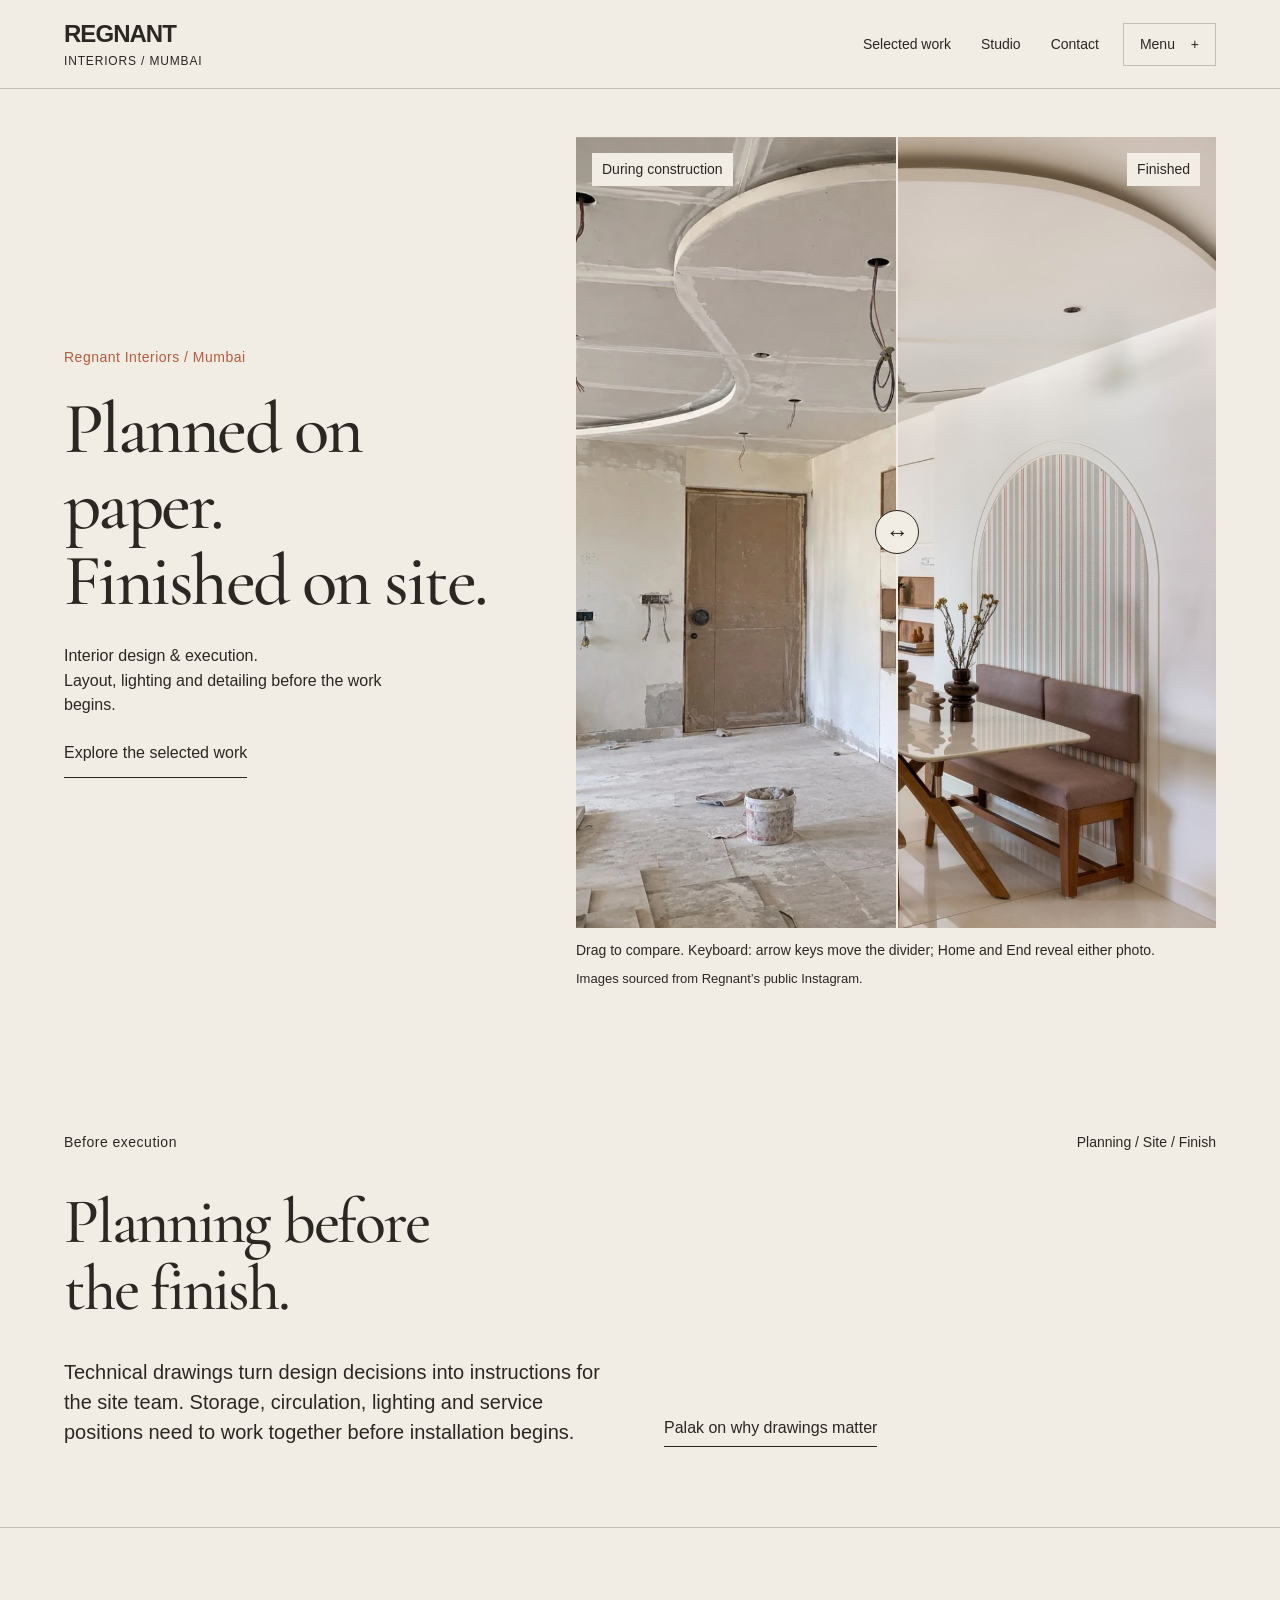
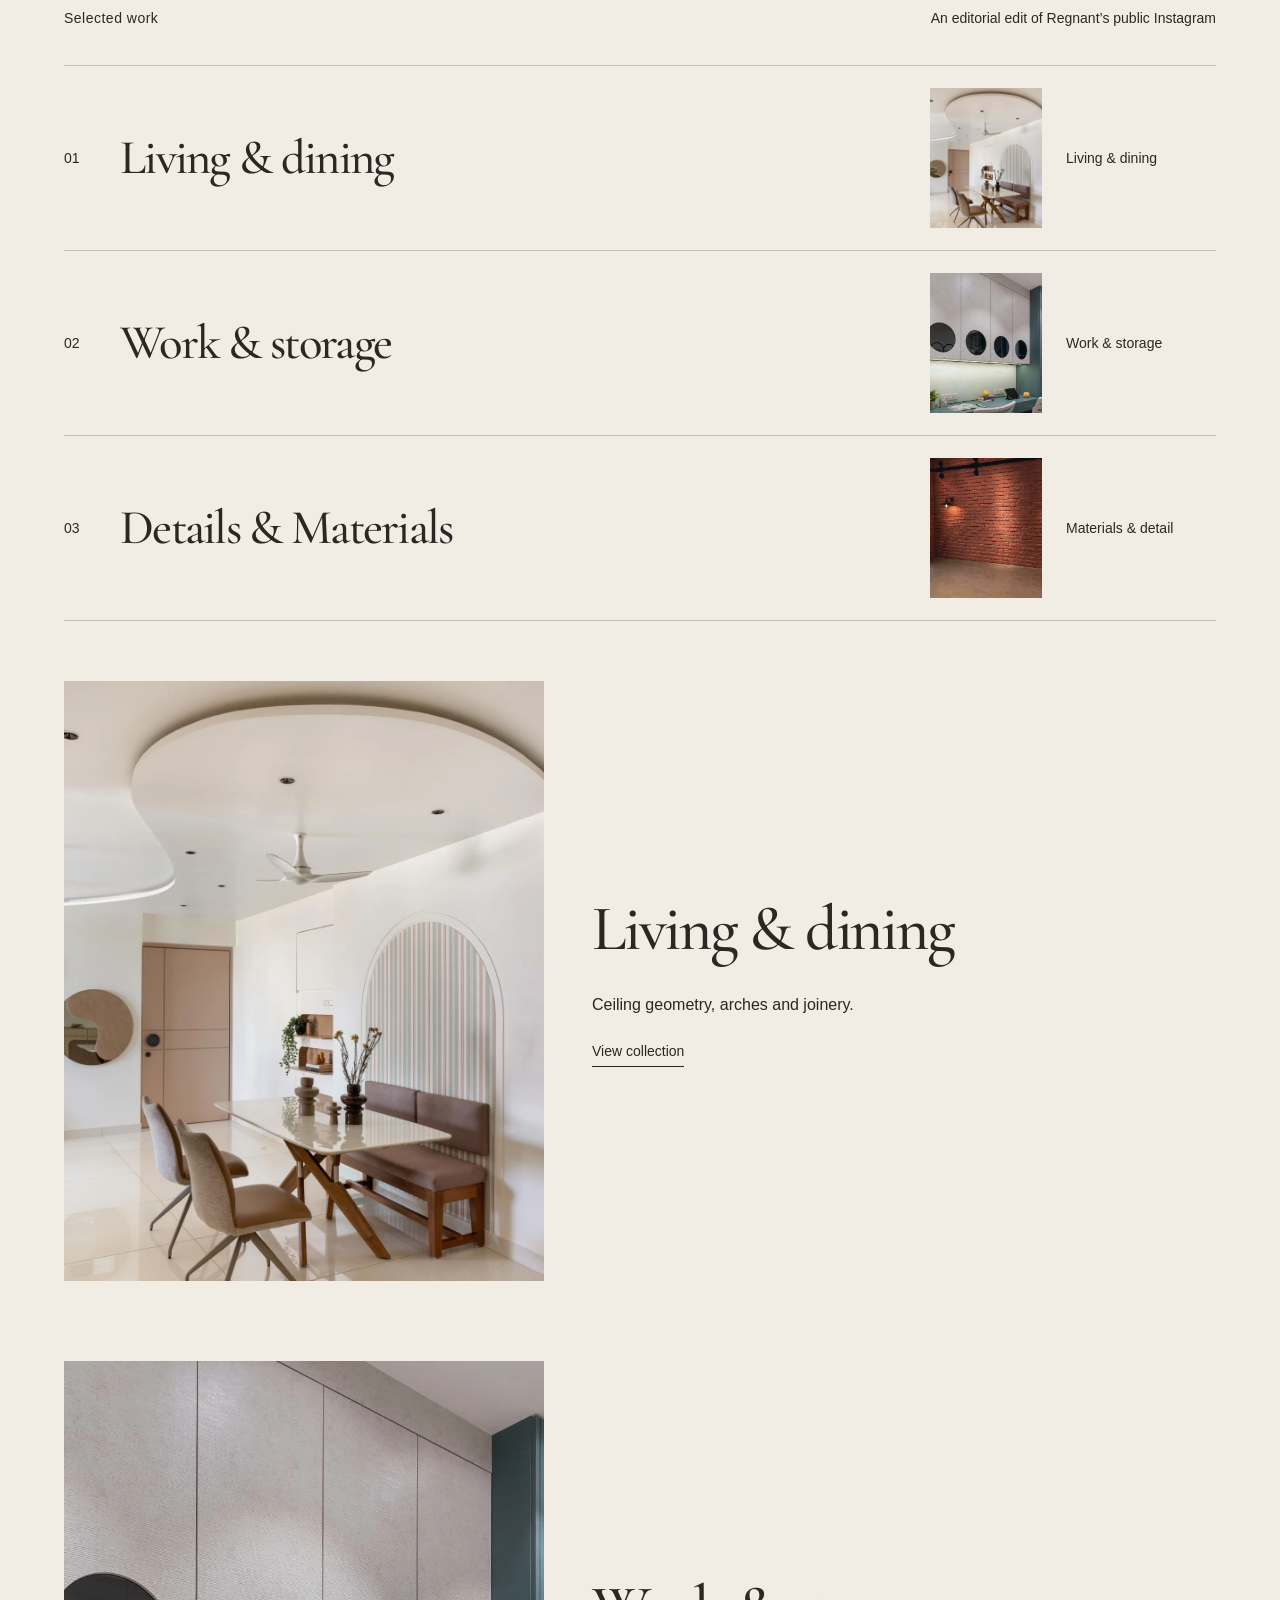
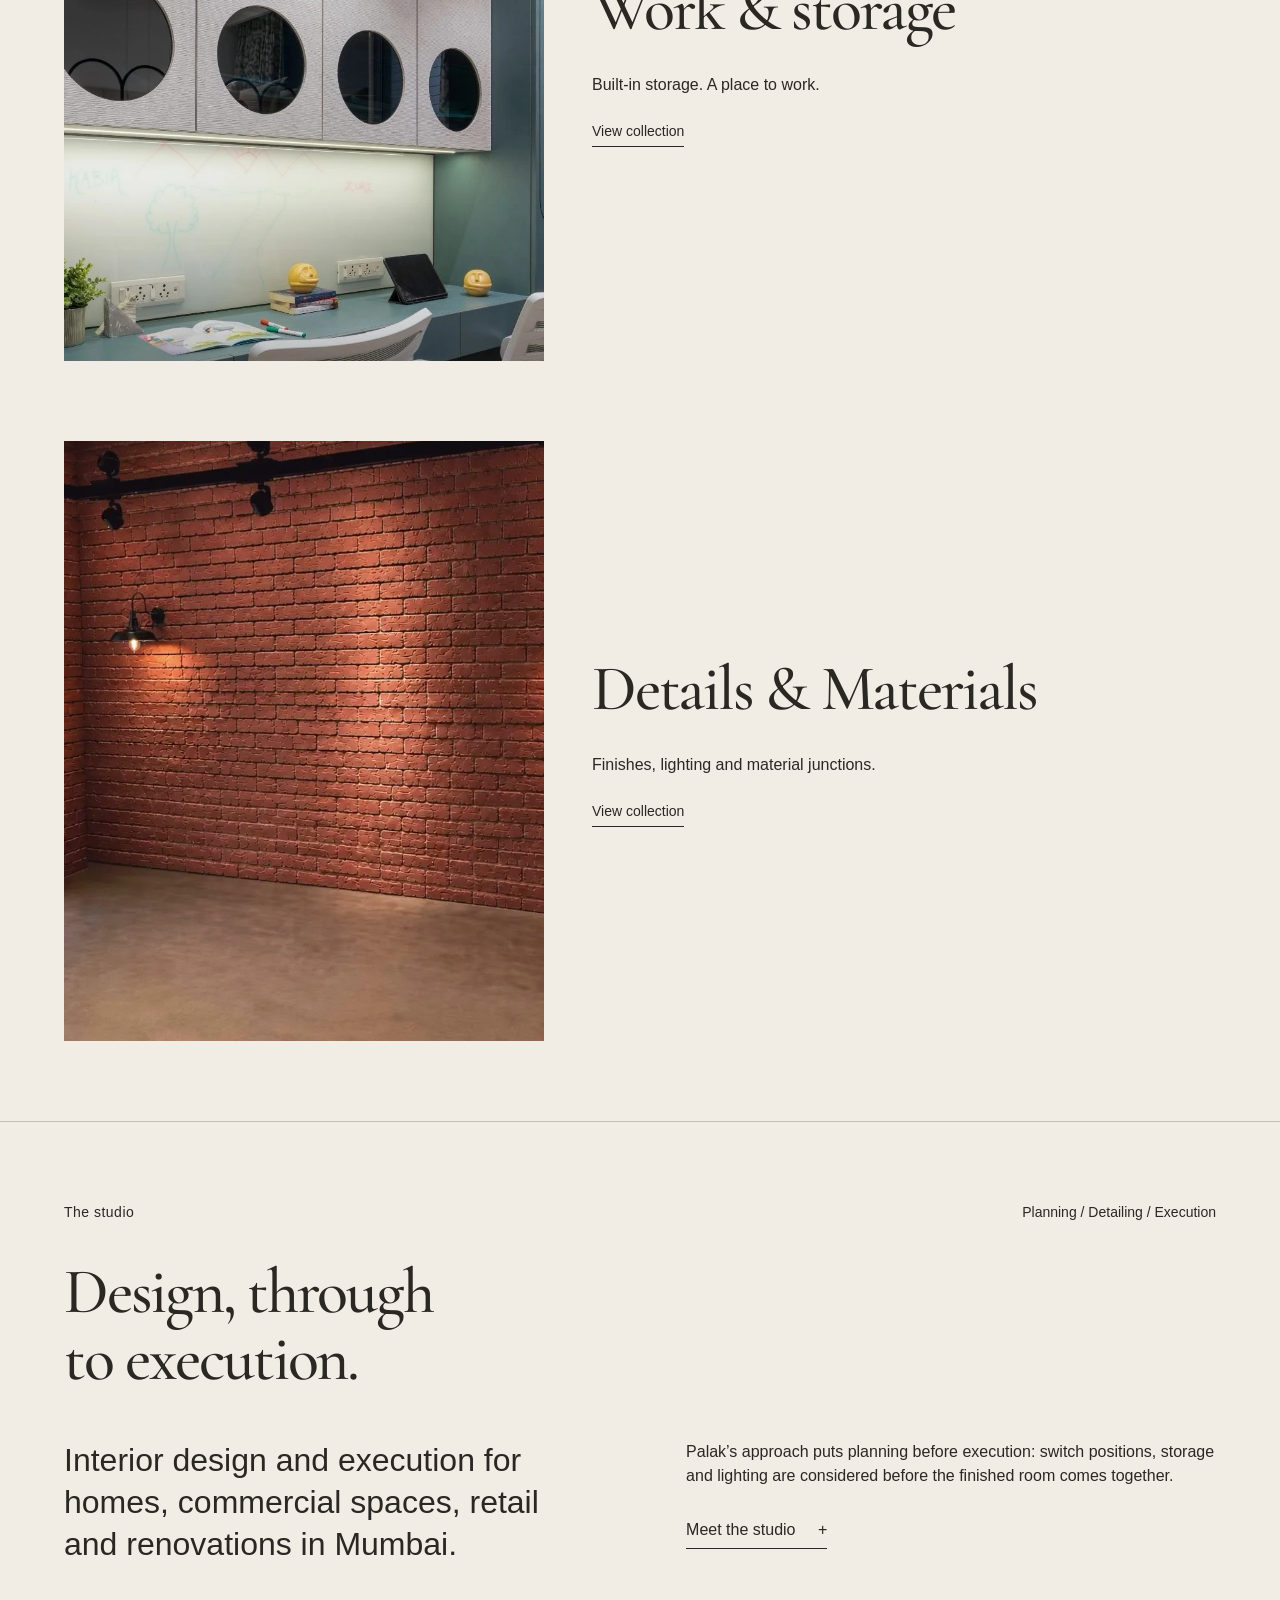
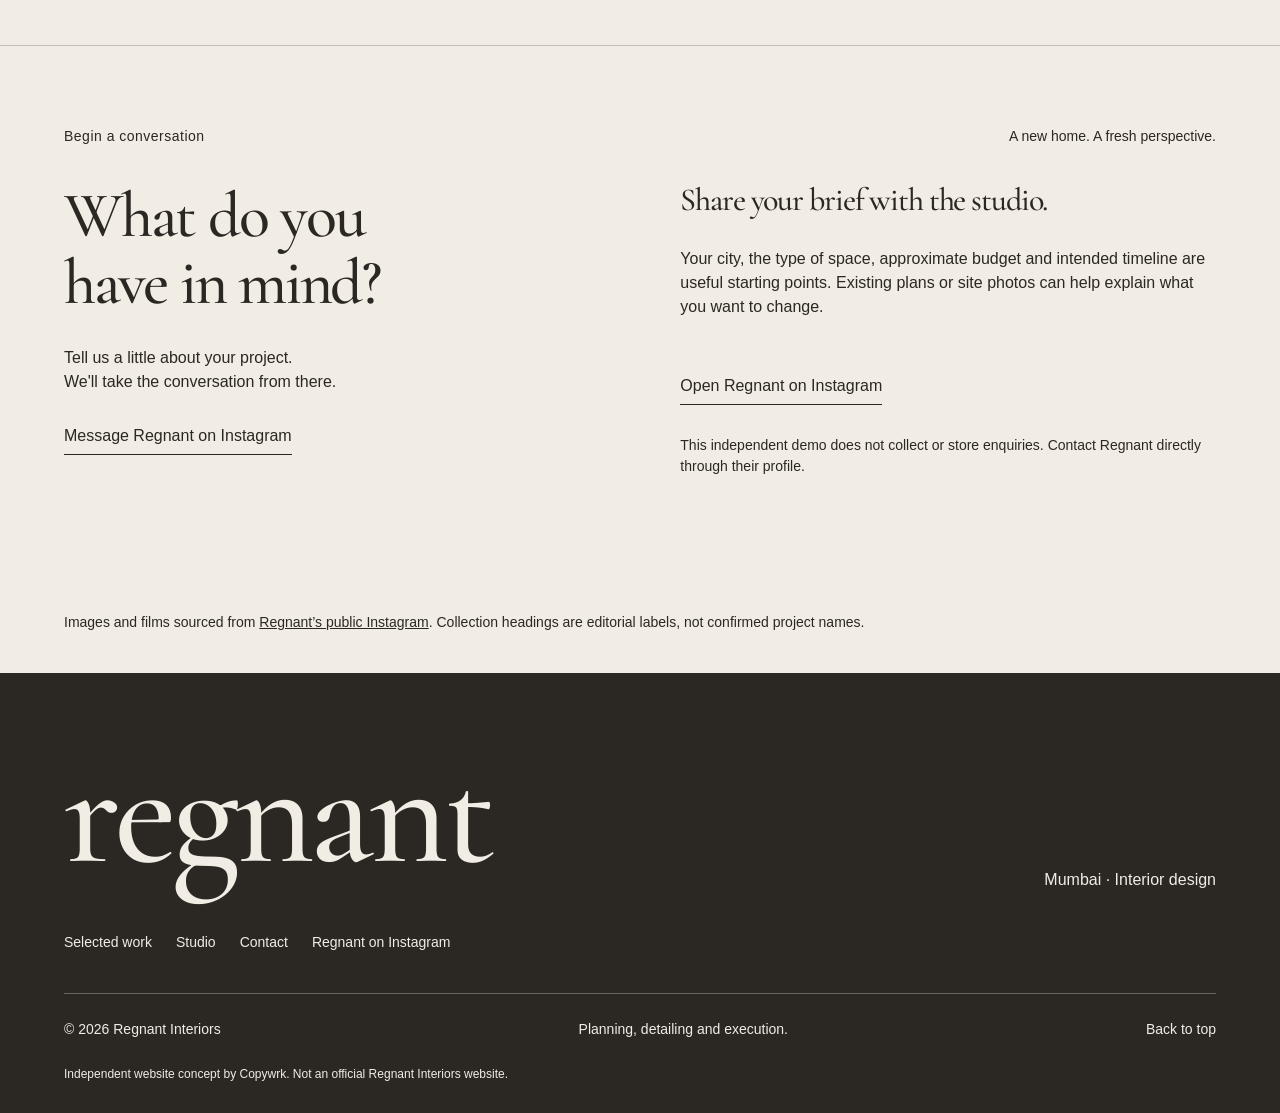
<file: index.html>
<!DOCTYPE html>

<html lang="en"><head><meta charset="utf-8"/><meta content="width=device-width,initial-scale=1" name="viewport"/><meta content="#eeeae3" name="theme-color"/><meta content="Interior design and execution in Mumbai. Explore Regnant Interiors’ living spaces, work corners and material collections." name="description"/><title>Home — Regnant Interiors</title><link href="/favicon.svg" rel="icon"/><link href="/style.css" rel="stylesheet"/><script>try{if(sessionStorage.getItem("regnant-intro"))document.documentElement.classList.add("skip-loader")}catch(e){}</script><link href="https://fonts.googleapis.com" rel="preconnect"/><link crossorigin="" href="https://fonts.gstatic.com" rel="preconnect"/><link href="https://fonts.googleapis.com/css2?family=Cormorant+Garamond:wght@400;500;600&amp;display=swap" rel="stylesheet"/></head>
<body class="home-page"><a class="skip" href="#top">Skip to content</a><header><a aria-label="Regnant Interiors home" class="brand" href="/">REGNANT<span>INTERIORS / MUMBAI</span></a><nav aria-label="Primary" class="desktop-nav"><a href="/projects/">Selected work</a><a href="/studio/">Studio</a><a href="/contact/">Contact</a></nav><button aria-controls="menu" aria-expanded="false" class="menu-toggle">Menu <span class="menu-symbol">+</span></button></header><nav aria-label="Main navigation" class="menu" hidden="" id="menu"><div class="menu-inner"><a href="/">Home</a><a href="/projects/">Selected work</a><a href="/studio/">Studio</a><a href="/contact/">Let’s talk</a><p>Plan clearly. Build with confidence.</p></div></nav><main id="top"><section class="intro photo-intro"><div class="hero-copy"><p class="eyebrow">Regnant Interiors / Mumbai</p><h1>Planned on paper.<br/>Finished on site.</h1><div class="intro-bottom"><p>Interior design &amp; execution.<br/>Layout, lighting and detailing before the work begins.</p><a class="text-link" href="#projects">Explore the selected work</a></div></div><figure aria-label="Construction and finished room comparison" class="comparison" role="group"><div class="comparison-image" style="--split:50%"><img alt="After: finished dining room with curved ceiling and arched bench" class="comparison-base" fetchpriority="high" height="1344" src="/assets/regnant-home-interior.jpg" width="1088"/><img alt="Before: arched opening and curved ceiling during construction" class="comparison-overlay" fetchpriority="high" height="1344" src="/assets/regnant-1.webp" width="1088"/><span class="comparison-label site-label">During construction</span><span class="comparison-label interior-label">Finished</span><span aria-hidden="true" class="comparison-line"><span>↔</span></span><input aria-describedby="comparison-help" aria-label="Before and after comparison divider" aria-valuetext="During construction 50 percent, Finished 50 percent" id="view-comparison" max="100" min="0" step="1" type="range" value="50"/></div><p class="comparison-control" id="comparison-help">Drag to compare. Keyboard: arrow keys move the divider; Home and End reveal either photo.</p><figcaption>Images sourced from Regnant’s public Instagram.</figcaption></figure></section><section class="execution-story" id="planning"><div class="section-heading"><span class="eyebrow">Before execution</span><span>Planning / Site / Finish</span></div><h2>Planning before<br/>the finish.</h2><div class="execution-copy"><p>Technical drawings turn design decisions into instructions for the site team. Storage, circulation, lighting and service positions need to work together before installation begins.</p><a class="text-link" href="https://www.linkedin.com/posts/palak-shah-8a7264315_bandra-bedroom-activity-7490734678686081024-X4kU" rel="noopener" target="_blank">Palak on why drawings matter</a></div></section><section aria-label="Selected projects" class="projects" id="projects"><div class="project-directory"><div class="directory-heading"><span class="eyebrow">Selected work</span><span>An editorial edit of Regnant’s public Instagram</span></div><nav aria-label="Project index"><a aria-label="View Living &amp; dining collection" href="/projects/living-dining/"><span class="directory-number">01</span><span class="directory-title-wrap"><span class="directory-title">Living &amp; dining</span></span><span class="index-preview"><img alt="" class="index-preview-image" decoding="async" height="1344" loading="lazy" src="/assets/regnant-extra-2.webp" width="1088"/></span><span class="directory-type">Living &amp; dining</span></a><a aria-label="View Work &amp; storage collection" href="/projects/work-storage/"><span class="directory-number">02</span><span class="directory-title-wrap"><span class="directory-title">Work &amp; storage</span></span><span class="index-preview desk-crop"><img alt="" class="index-preview-image" decoding="async" height="1350" loading="lazy" src="/assets/regnant-8.webp" width="1080"/></span><span class="directory-type">Work &amp; storage</span></a><a aria-label="View Details &amp; Materials collection" href="/projects/materials-finishes/"><span class="directory-number">03</span><span class="directory-title-wrap"><span class="directory-title">Details &amp; Materials</span></span><span class="index-preview"><img alt="" class="index-preview-image" decoding="async" height="1280" loading="lazy" src="/assets/regnant-brick-cover.webp" width="720"/></span><span class="directory-type">Materials &amp; detail</span></a></nav></div><article class="project" id="living-dining"><a aria-label="Explore Living &amp; dining" class="project-open" href="/projects/living-dining/"><div class="project-media"><img alt="Interior view: dining space with sculpted ceiling, arches and fluted joinery" fetchpriority="high" height="1344" src="/assets/regnant-extra-2.webp" width="1088"/></div><div class="project-shade"></div><div class="project-top"><span>Selected spaces / 01</span><span>Visual collection</span></div><div class="project-caption"><h2>Living &amp; dining</h2><div><p>Ceiling geometry, arches and joinery.</p><span class="explore">View collection</span></div></div></a></article>
<article class="project second" id="work-storage"><a aria-label="Explore Work &amp; storage" class="project-open" href="/projects/work-storage/"><div class="project-media desk-crop"><img alt="Work desk with overhead storage and circular cabinet details" height="1350" loading="lazy" src="/assets/regnant-8.webp" width="1080"/></div><div class="project-shade"></div><div class="project-top"><span>Selected spaces / 02</span><span>Visual collection</span></div><div class="project-caption"><h2>Work &amp; storage</h2><div><p>Built-in storage. A place to work.</p><span class="explore">View collection</span></div></div></a></article>
<article class="project third" id="materials-finishes"><a aria-label="Explore Details &amp; Materials" class="project-open" href="/projects/materials-finishes/"><div class="project-media"><img alt="Exposed brick wall with warm spot lighting and concrete flooring" height="1280" loading="lazy" src="/assets/regnant-brick-cover.webp" width="720"/></div><div class="project-shade"></div><div class="project-top"><span>Selected spaces / 03</span><span>Visual collection</span></div><div class="project-caption"><h2>Details &amp; Materials</h2><div><p>Finishes, lighting and material junctions.</p><span class="explore">View collection</span></div></div></a></article></section>
<section class="studio" id="studio"><div class="section-heading"><span class="eyebrow">The studio</span><span>Planning / Detailing / Execution</span></div><h2 class="reveal">Design, through<br/>to execution.</h2><div class="studio-copy reveal"><p>Interior design and execution for homes, commercial spaces, retail and renovations in Mumbai.</p><div><p>Palak’s approach puts planning before execution: switch positions, storage and lighting are considered before the finished room comes together.</p><a class="text-link" href="/studio/">Meet the studio <span>+</span></a></div></div></section>
<section class="contact" id="contact"><div class="section-heading"><span class="eyebrow">Begin a conversation</span><span>A new home. A fresh perspective.</span></div><div class="contact-layout"><div><h2 class="reveal">What do you<br/>have in <span class="type-accent">mind?</span></h2><p>Tell us a little about your project.<br/>We'll take the conversation from there.</p><a class="text-link" href="https://www.instagram.com/regnant_interiors/" rel="noopener" target="_blank">Message Regnant on Instagram</a></div><div class="direct-brief"><h3>Share your brief with the studio.</h3><p>Your city, the type of space, approximate budget and intended timeline are useful starting points. Existing plans or site photos can help explain what you want to change.</p><a class="text-link" href="https://www.instagram.com/regnant_interiors/" rel="noopener" target="_blank">Open Regnant on Instagram</a><p class="form-note">This independent demo does not collect or store enquiries. Contact Regnant directly through their profile.</p></div></div></section>
<p class="media-credit">Images and films sourced from <a href="https://www.instagram.com/regnant_interiors/" rel="noopener" target="_blank">Regnant’s public Instagram</a>. Collection headings are editorial labels, not confirmed project names.</p></main><footer><div><a class="footer-brand" href="/">regnant</a><span>Mumbai · Interior design</span></div><nav aria-label="Footer navigation" class="footer-nav"><a href="/projects/">Selected work</a><a href="/studio/">Studio</a><a href="/contact/">Contact</a><a href="https://www.instagram.com/regnant_interiors/" rel="noopener" target="_blank">Regnant on Instagram</a></nav><div class="footer-bottom"><span>© 2026 Regnant Interiors</span><span>Planning, detailing and execution.</span><a href="#top">Back to top</a></div><p class="demo-credit">Independent website concept by Copywrk. Not an official Regnant Interiors website.</p></footer><script src="/script.js"></script></body></html>
</file>
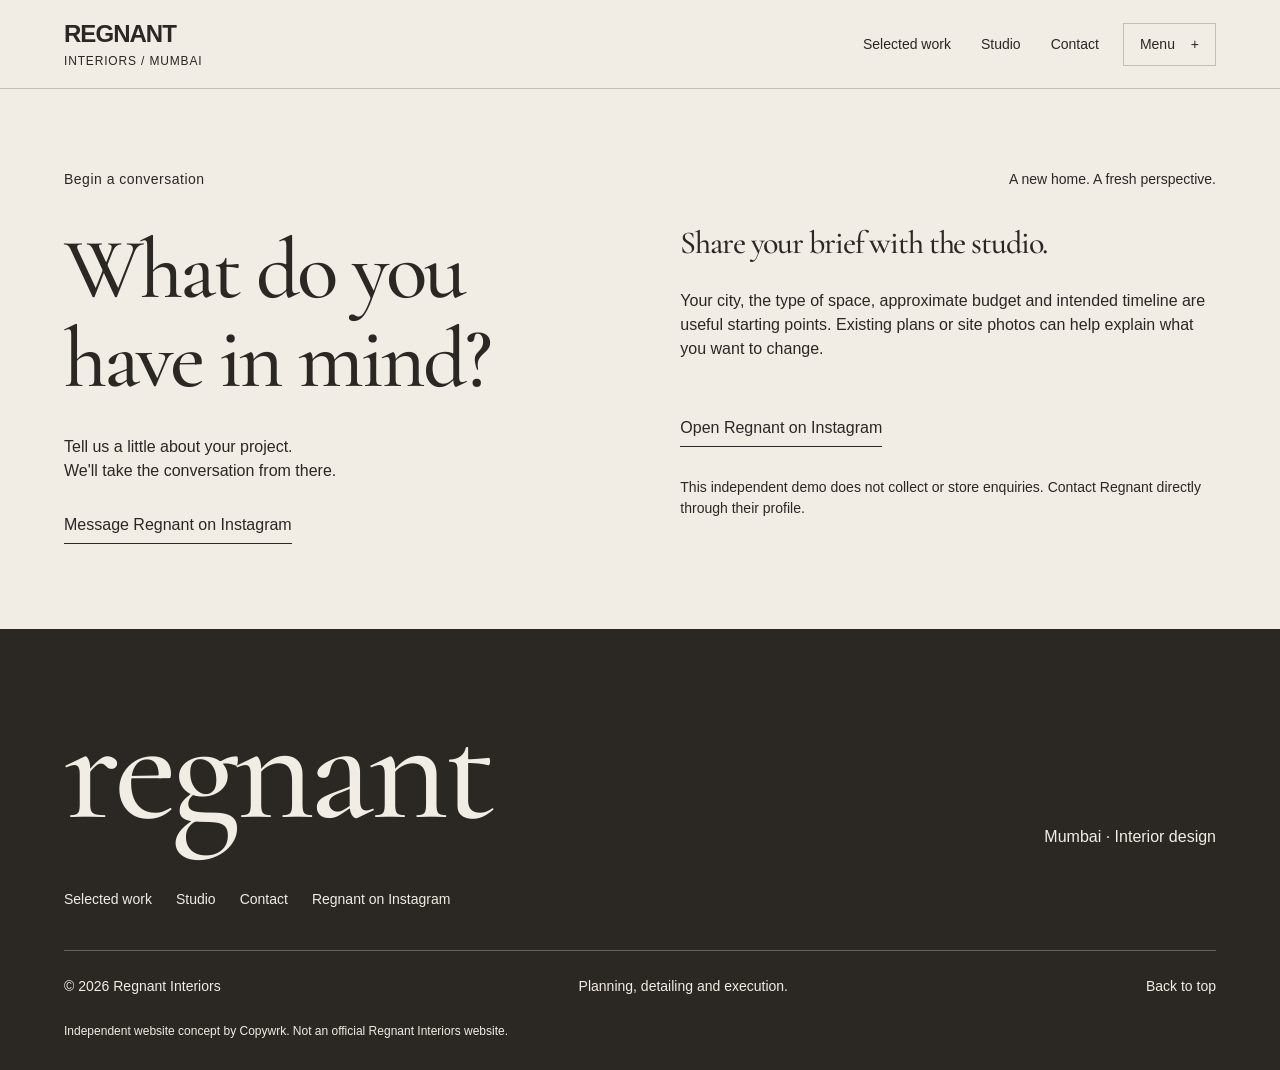
<file: contact/index.html>
<!DOCTYPE html>

<html lang="en"><head><meta charset="utf-8"/><meta content="width=device-width,initial-scale=1" name="viewport"/><meta content="#eeeae3" name="theme-color"/><meta content="Contact Regnant Interiors through their Instagram profile. This independent website demo does not collect enquiries." name="description"/><title>Contact — Regnant Interiors</title><link href="/favicon.svg" rel="icon"/><link href="/style.css" rel="stylesheet"/><script>try{if(sessionStorage.getItem("regnant-intro"))document.documentElement.classList.add("skip-loader")}catch(e){}</script><link href="https://fonts.googleapis.com" rel="preconnect"/><link crossorigin="" href="https://fonts.gstatic.com" rel="preconnect"/><link href="https://fonts.googleapis.com/css2?family=Cormorant+Garamond:wght@400;500;600&amp;display=swap" rel="stylesheet"/></head>
<body class="inner-page"><a class="skip" href="#top">Skip to content</a><header><a aria-label="Regnant Interiors home" class="brand" href="/">REGNANT<span>INTERIORS / MUMBAI</span></a><nav aria-label="Primary" class="desktop-nav"><a href="/projects/">Selected work</a><a href="/studio/">Studio</a><a href="/contact/">Contact</a></nav><button aria-controls="menu" aria-expanded="false" class="menu-toggle">Menu <span class="menu-symbol">+</span></button></header><nav aria-label="Main navigation" class="menu" hidden="" id="menu"><div class="menu-inner"><a href="/">Home</a><a href="/projects/">Selected work</a><a href="/studio/">Studio</a><a href="/contact/">Let’s talk</a><p>Plan clearly. Build with confidence.</p></div></nav><main id="top"><section class="contact contact-page" id="contact"><div class="section-heading"><span class="eyebrow">Begin a conversation</span><span>A new home. A fresh perspective.</span></div><div class="contact-layout"><div><h1 class="reveal">What do you<br/>have in <span class="type-accent">mind?</span></h1><p>Tell us a little about your project.<br/>We'll take the conversation from there.</p><a class="text-link" href="https://www.instagram.com/regnant_interiors/" rel="noopener" target="_blank">Message Regnant on Instagram</a></div><div class="direct-brief"><h3>Share your brief with the studio.</h3><p>Your city, the type of space, approximate budget and intended timeline are useful starting points. Existing plans or site photos can help explain what you want to change.</p><a class="text-link" href="https://www.instagram.com/regnant_interiors/" rel="noopener" target="_blank">Open Regnant on Instagram</a><p class="form-note">This independent demo does not collect or store enquiries. Contact Regnant directly through their profile.</p></div></div></section></main><footer><div><a class="footer-brand" href="/">regnant</a><span>Mumbai · Interior design</span></div><nav aria-label="Footer navigation" class="footer-nav"><a href="/projects/">Selected work</a><a href="/studio/">Studio</a><a href="/contact/">Contact</a><a href="https://www.instagram.com/regnant_interiors/" rel="noopener" target="_blank">Regnant on Instagram</a></nav><div class="footer-bottom"><span>© 2026 Regnant Interiors</span><span>Planning, detailing and execution.</span><a href="#top">Back to top</a></div><p class="demo-credit">Independent website concept by Copywrk. Not an official Regnant Interiors website.</p></footer><script src="/script.js"></script></body></html>
</file>
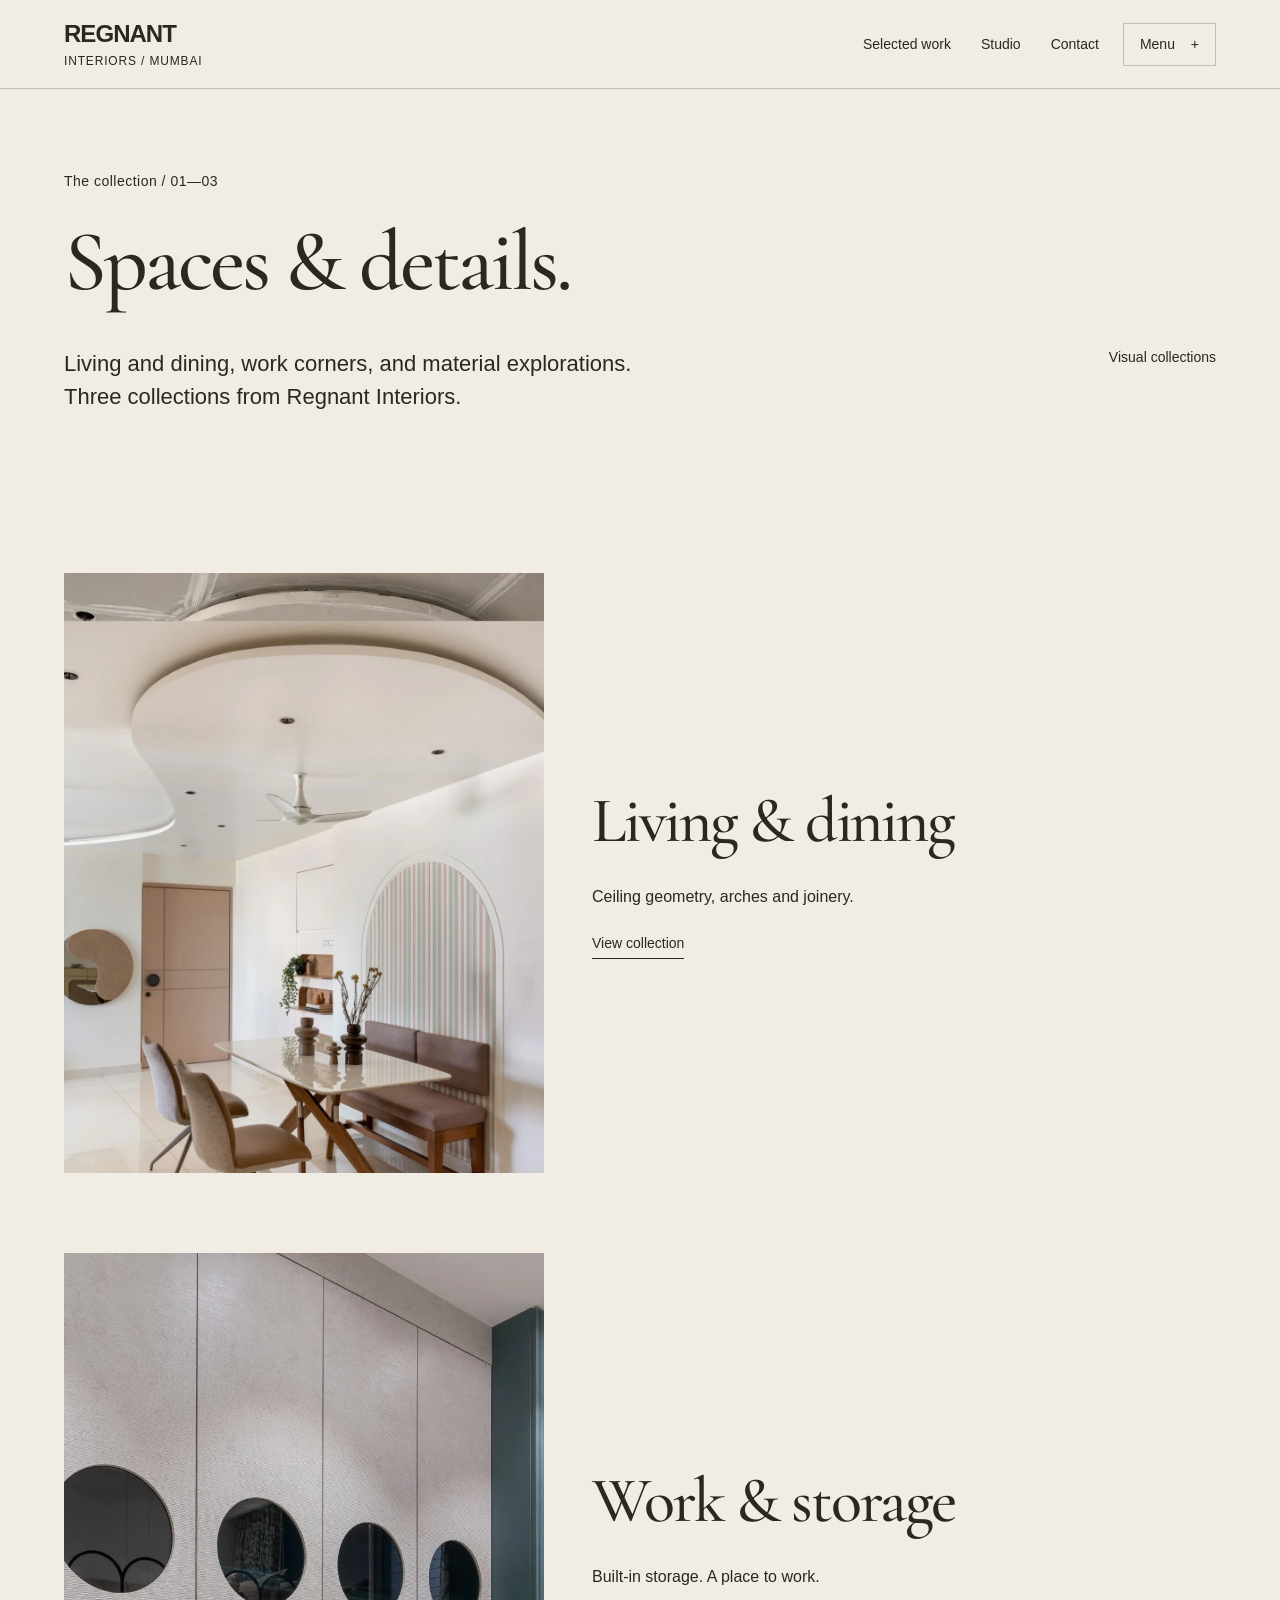
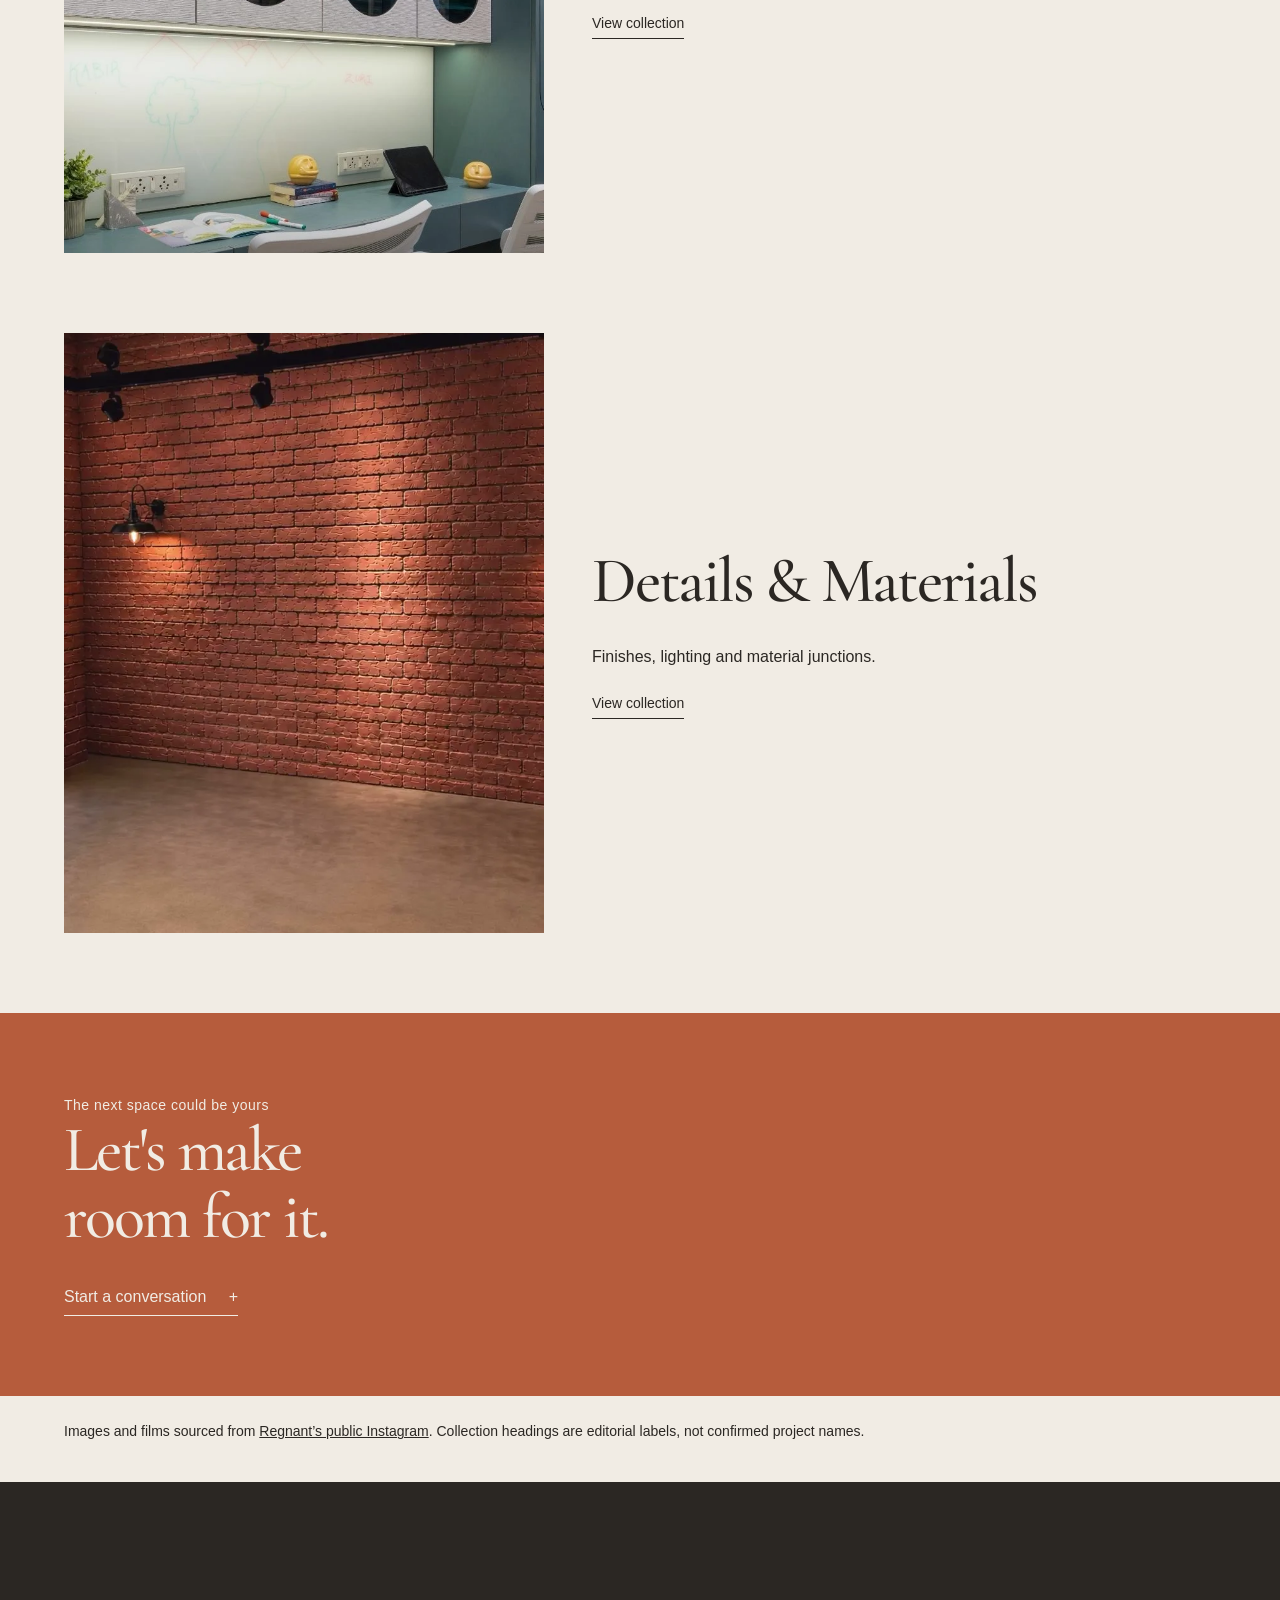
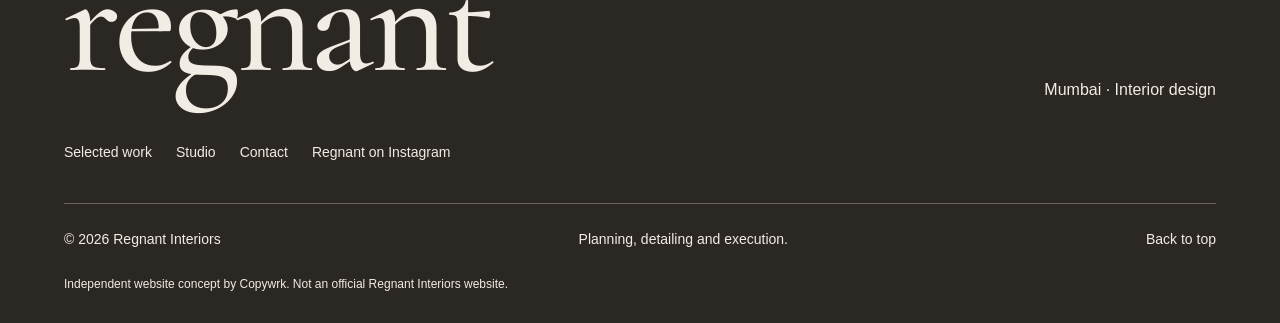
<file: projects/index.html>
<!DOCTYPE html>

<html lang="en"><head><meta charset="utf-8"/><meta content="width=device-width,initial-scale=1" name="viewport"/><meta content="#eeeae3" name="theme-color"/><meta content="Explore three visual collections from Regnant Interiors: Living &amp; dining, Work &amp; storage and Details &amp; Materials." name="description"/><title>Projects — Regnant Interiors</title><link href="/favicon.svg" rel="icon"/><link href="/style.css" rel="stylesheet"/><script>try{if(sessionStorage.getItem("regnant-intro"))document.documentElement.classList.add("skip-loader")}catch(e){}</script><link href="https://fonts.googleapis.com" rel="preconnect"/><link crossorigin="" href="https://fonts.gstatic.com" rel="preconnect"/><link href="https://fonts.googleapis.com/css2?family=Cormorant+Garamond:wght@400;500;600&amp;display=swap" rel="stylesheet"/></head>
<body class="inner-page"><a class="skip" href="#top">Skip to content</a><header><a aria-label="Regnant Interiors home" class="brand" href="/">REGNANT<span>INTERIORS / MUMBAI</span></a><nav aria-label="Primary" class="desktop-nav"><a href="/projects/">Selected work</a><a href="/studio/">Studio</a><a href="/contact/">Contact</a></nav><button aria-controls="menu" aria-expanded="false" class="menu-toggle">Menu <span class="menu-symbol">+</span></button></header><nav aria-label="Main navigation" class="menu" hidden="" id="menu"><div class="menu-inner"><a href="/">Home</a><a href="/projects/">Selected work</a><a href="/studio/">Studio</a><a href="/contact/">Let’s talk</a><p>Plan clearly. Build with confidence.</p></div></nav><main id="top"><section class="page-intro"><span class="eyebrow">The collection / 01—03</span><h1>Spaces &amp; details.</h1><div class="page-intro-bottom"><p>Living and dining, work corners, and material explorations. Three collections from Regnant Interiors.</p><span>Visual collections</span></div></section><section aria-label="Selected projects" class="projects" id="projects"><article class="project" id="living-dining"><a aria-label="Explore Living &amp; dining" class="project-open" href="/projects/living-dining/"><div class="project-media"><img alt="Interior view: dining space with sculpted ceiling, arches and fluted joinery" fetchpriority="high" height="1344" src="/assets/regnant-4.webp" width="1088"/></div><div class="project-shade"></div><div class="project-top"><span>Selected spaces / 01</span><span>Visual collection</span></div><div class="project-caption"><h2>Living &amp; dining</h2><div><p>Ceiling geometry, arches and joinery.</p><span class="explore">View collection</span></div></div></a></article>
<article class="project second" id="work-storage"><a aria-label="Explore Work &amp; storage" class="project-open" href="/projects/work-storage/"><div class="project-media desk-crop"><img alt="Work desk with overhead storage and circular cabinet details" height="1350" loading="lazy" src="/assets/regnant-8.webp" width="1080"/></div><div class="project-shade"></div><div class="project-top"><span>Selected spaces / 02</span><span>Visual collection</span></div><div class="project-caption"><h2>Work &amp; storage</h2><div><p>Built-in storage. A place to work.</p><span class="explore">View collection</span></div></div></a></article>
<article class="project third" id="materials-finishes"><a aria-label="Explore Details &amp; Materials" class="project-open" href="/projects/materials-finishes/"><div class="project-media"><img alt="Exposed brick wall with warm spot lighting and concrete flooring" height="1280" loading="lazy" src="/assets/regnant-brick-cover.webp" width="720"/></div><div class="project-shade"></div><div class="project-top"><span>Selected spaces / 03</span><span>Visual collection</span></div><div class="project-caption"><h2>Details &amp; Materials</h2><div><p>Finishes, lighting and material junctions.</p><span class="explore">View collection</span></div></div></a></article></section><section class="simple-cta reveal"><span class="eyebrow">The next space could be yours</span><h2>Let's make<br/><span class="type-accent">room for it.</span></h2><a class="text-link" href="/contact/">Start a conversation <span>+</span></a></section><p class="media-credit">Images and films sourced from <a href="https://www.instagram.com/regnant_interiors/" rel="noopener" target="_blank">Regnant’s public Instagram</a>. Collection headings are editorial labels, not confirmed project names.</p></main><footer><div><a class="footer-brand" href="/">regnant</a><span>Mumbai · Interior design</span></div><nav aria-label="Footer navigation" class="footer-nav"><a href="/projects/">Selected work</a><a href="/studio/">Studio</a><a href="/contact/">Contact</a><a href="https://www.instagram.com/regnant_interiors/" rel="noopener" target="_blank">Regnant on Instagram</a></nav><div class="footer-bottom"><span>© 2026 Regnant Interiors</span><span>Planning, detailing and execution.</span><a href="#top">Back to top</a></div><p class="demo-credit">Independent website concept by Copywrk. Not an official Regnant Interiors website.</p></footer><script src="/script.js"></script></body></html>
</file>
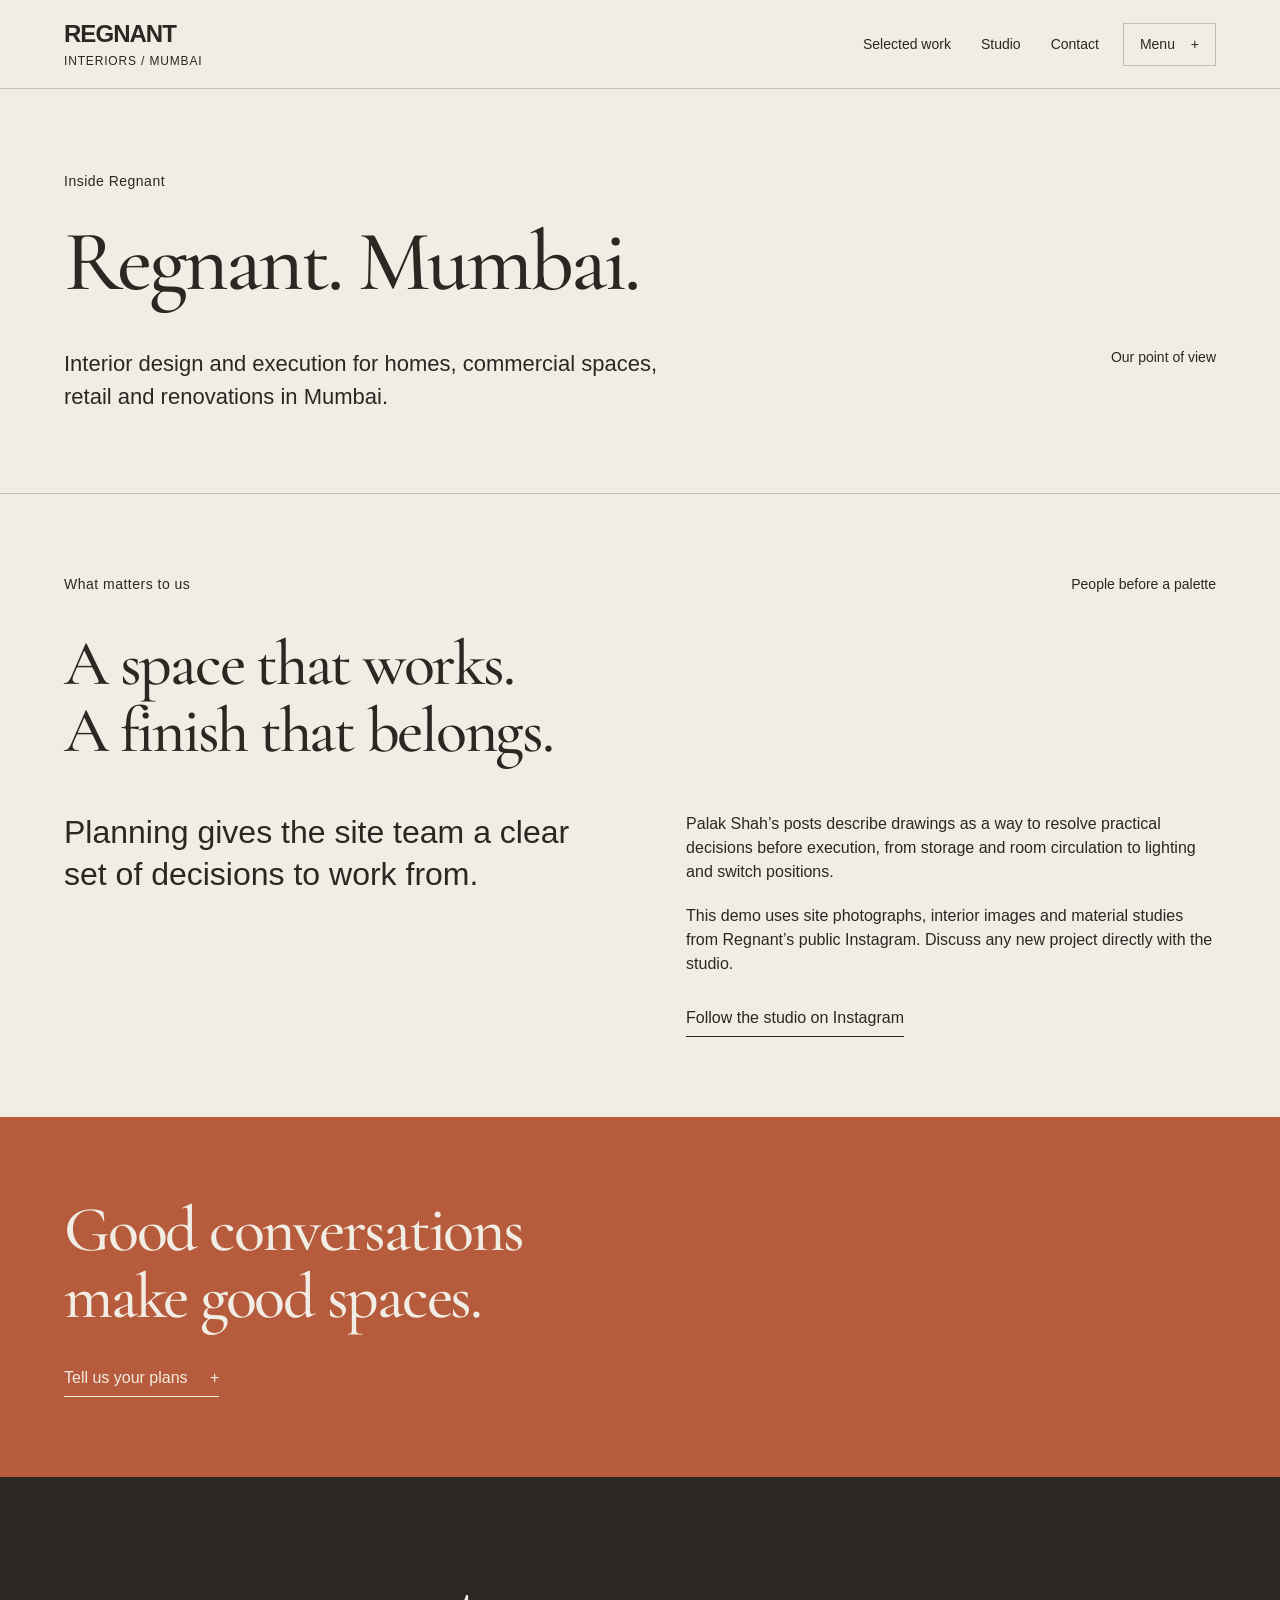
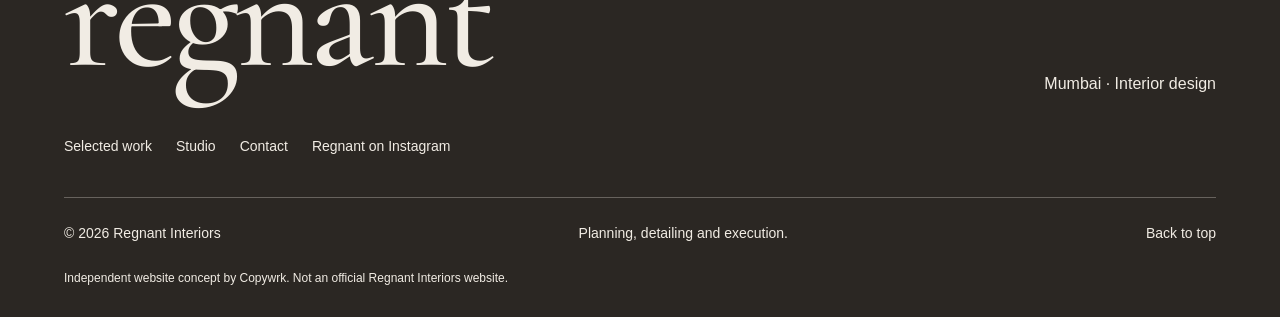
<file: studio/index.html>
<!DOCTYPE html>

<html lang="en"><head><meta charset="utf-8"/><meta content="width=device-width,initial-scale=1" name="viewport"/><meta content="#eeeae3" name="theme-color"/><meta content="Meet Regnant Interiors, Mumbai: residential, commercial, retail and renovation design and execution." name="description"/><title>Studio — Regnant Interiors</title><link href="/favicon.svg" rel="icon"/><link href="/style.css" rel="stylesheet"/><script>try{if(sessionStorage.getItem("regnant-intro"))document.documentElement.classList.add("skip-loader")}catch(e){}</script><link href="https://fonts.googleapis.com" rel="preconnect"/><link crossorigin="" href="https://fonts.gstatic.com" rel="preconnect"/><link href="https://fonts.googleapis.com/css2?family=Cormorant+Garamond:wght@400;500;600&amp;display=swap" rel="stylesheet"/></head>
<body class="inner-page"><a class="skip" href="#top">Skip to content</a><header><a aria-label="Regnant Interiors home" class="brand" href="/">REGNANT<span>INTERIORS / MUMBAI</span></a><nav aria-label="Primary" class="desktop-nav"><a href="/projects/">Selected work</a><a href="/studio/">Studio</a><a href="/contact/">Contact</a></nav><button aria-controls="menu" aria-expanded="false" class="menu-toggle">Menu <span class="menu-symbol">+</span></button></header><nav aria-label="Main navigation" class="menu" hidden="" id="menu"><div class="menu-inner"><a href="/">Home</a><a href="/projects/">Selected work</a><a href="/studio/">Studio</a><a href="/contact/">Let’s talk</a><p>Plan clearly. Build with confidence.</p></div></nav><main id="top"><section class="page-intro"><span class="eyebrow">Inside Regnant</span><h1>Regnant. Mumbai.</h1><div class="page-intro-bottom"><p>Interior design and execution for homes, commercial spaces, retail and renovations in Mumbai.</p><span>Our point of view</span></div></section><section class="studio"><div class="section-heading"><span class="eyebrow">What matters to us</span><span>People before a palette</span></div><h2 class="reveal">A space that works.<br/>A finish that belongs.</h2><div class="studio-copy reveal"><p>Planning gives the site team a clear set of decisions to work from.</p><div><p>Palak Shah’s posts describe drawings as a way to resolve practical decisions before execution, from storage and room circulation to lighting and switch positions.</p><p>This demo uses site photographs, interior images and material studies from Regnant’s public Instagram. Discuss any new project directly with the studio.</p><a class="text-link" href="https://www.instagram.com/regnant_interiors/" rel="noopener" target="_blank">Follow the studio on Instagram</a></div></div></section><section class="simple-cta reveal"><h2>Good conversations<br/>make <span class="type-accent">good spaces.</span></h2><a class="text-link" href="/contact/">Tell us your plans <span>+</span></a></section></main><footer><div><a class="footer-brand" href="/">regnant</a><span>Mumbai · Interior design</span></div><nav aria-label="Footer navigation" class="footer-nav"><a href="/projects/">Selected work</a><a href="/studio/">Studio</a><a href="/contact/">Contact</a><a href="https://www.instagram.com/regnant_interiors/" rel="noopener" target="_blank">Regnant on Instagram</a></nav><div class="footer-bottom"><span>© 2026 Regnant Interiors</span><span>Planning, detailing and execution.</span><a href="#top">Back to top</a></div><p class="demo-credit">Independent website concept by Copywrk. Not an official Regnant Interiors website.</p></footer><script src="/script.js"></script></body></html>
</file>
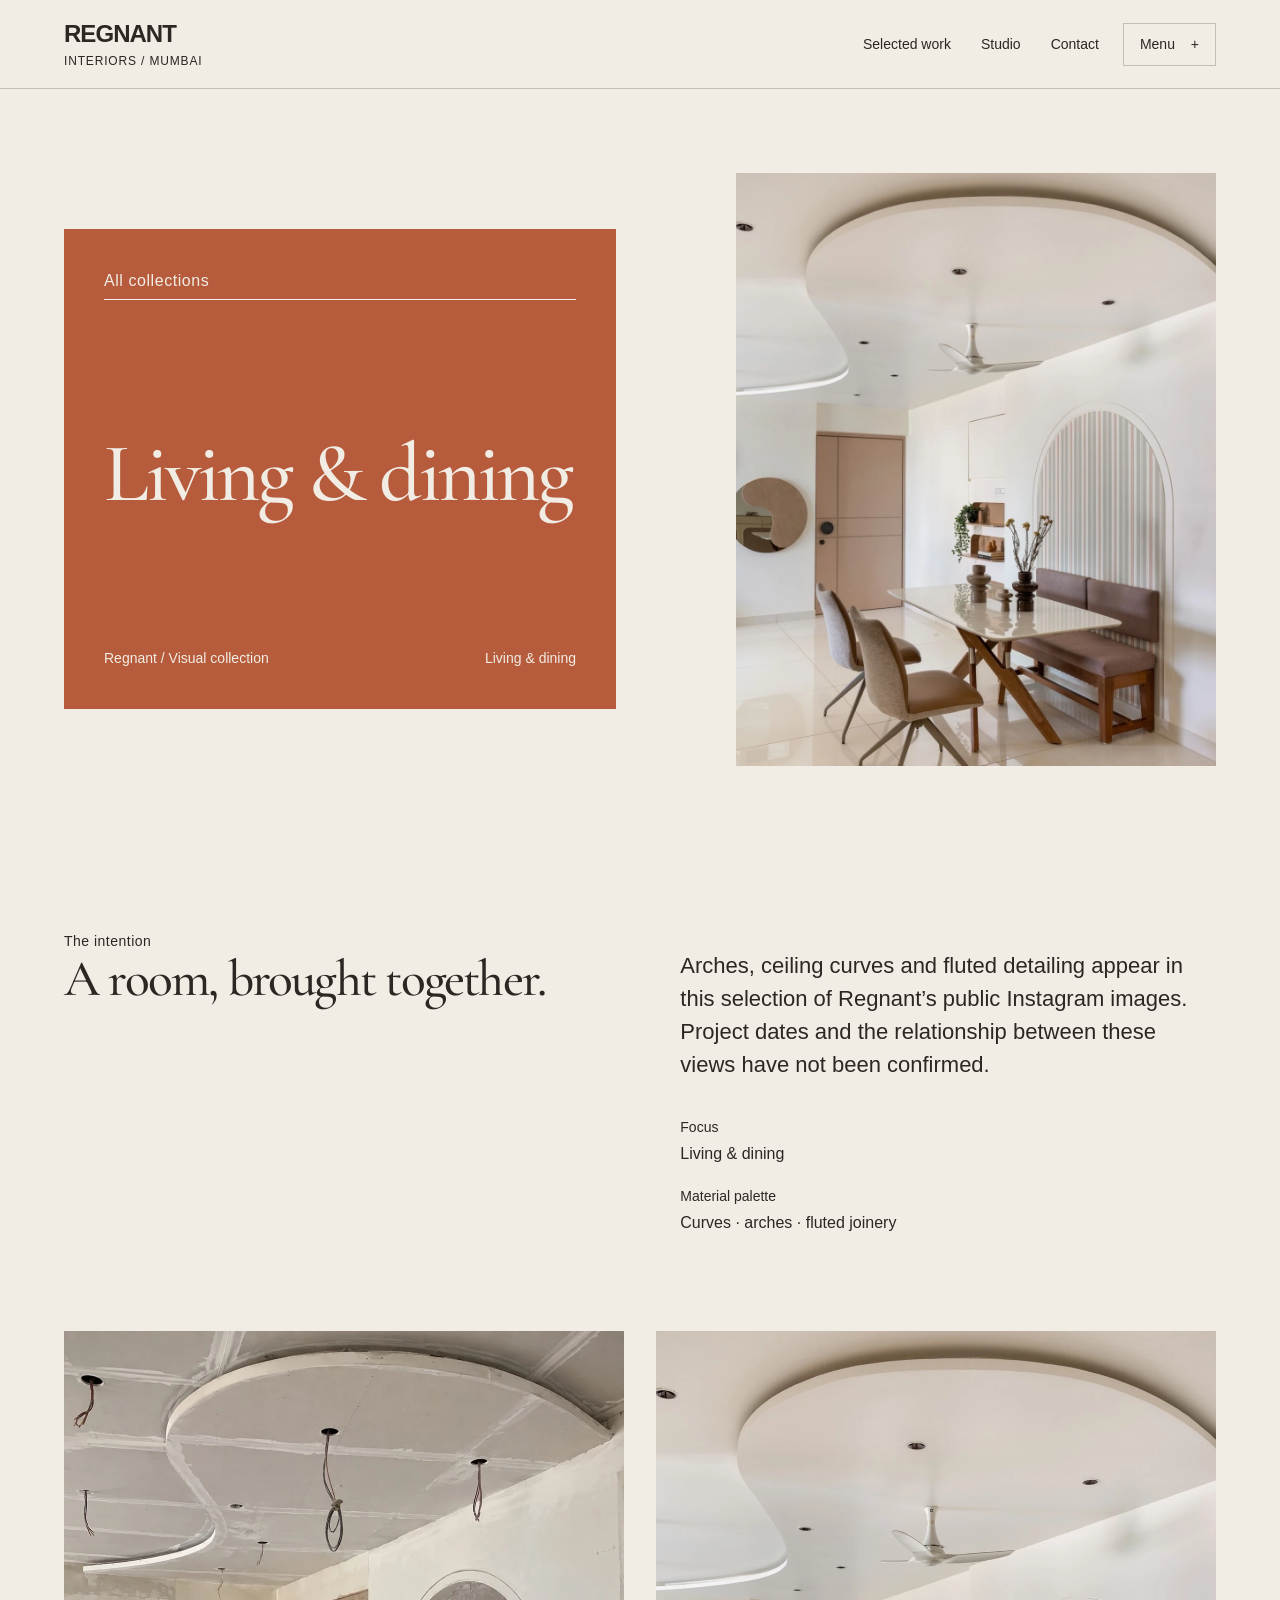
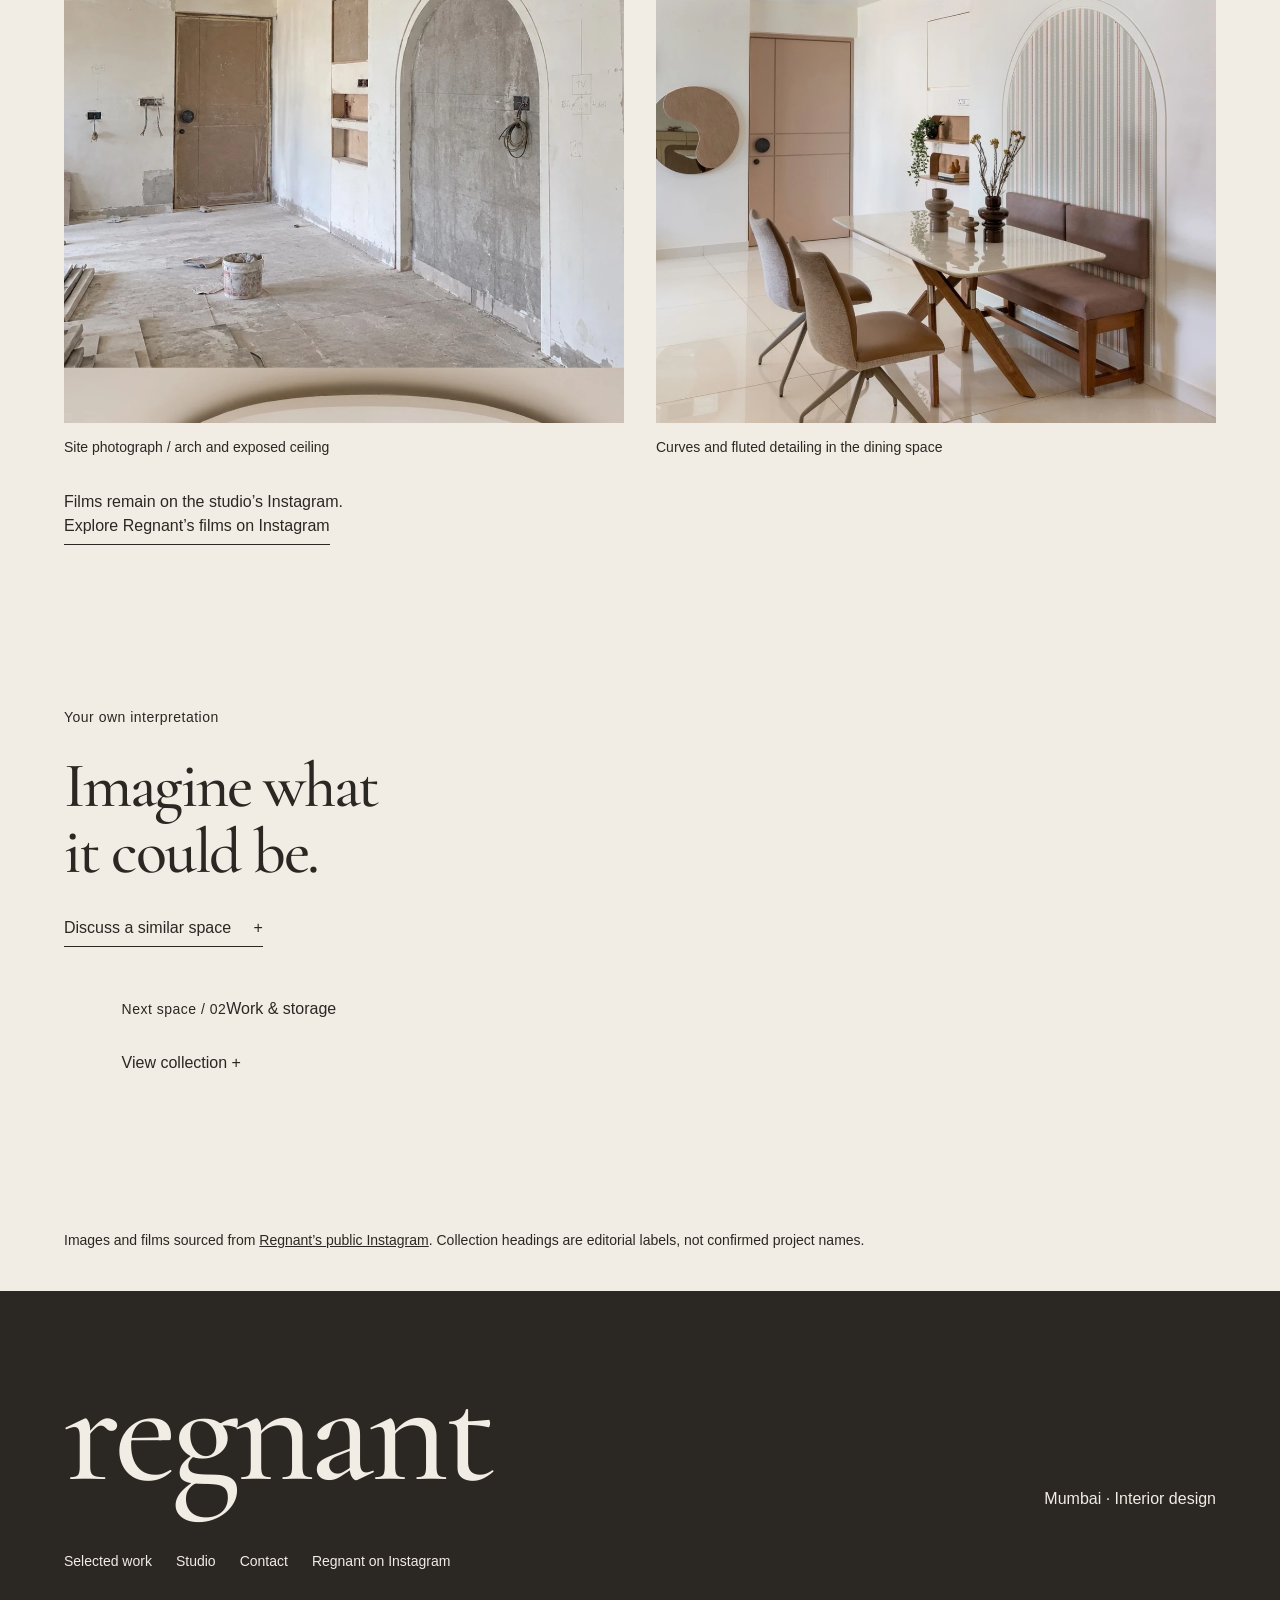
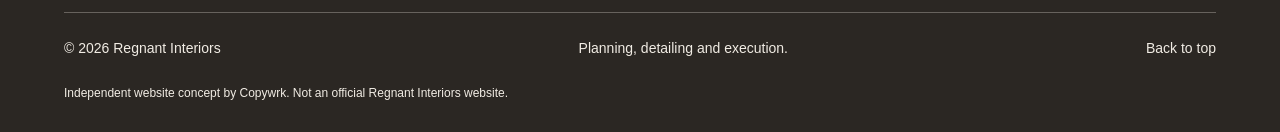
<file: projects/living-dining/index.html>
<!DOCTYPE html>

<html lang="en"><head><meta charset="utf-8"/><meta content="width=device-width,initial-scale=1" name="viewport"/><meta content="#eeeae3" name="theme-color"/><meta content="Living &amp; dining: an interior design collection by Regnant Interiors, Mumbai." name="description"/><title>Living &amp; dining — Regnant Interiors</title><link href="/favicon.svg" rel="icon"/><link href="/style.css" rel="stylesheet"/><script>try{if(sessionStorage.getItem("regnant-intro"))document.documentElement.classList.add("skip-loader")}catch(e){}</script><link href="https://fonts.googleapis.com" rel="preconnect"/><link crossorigin="" href="https://fonts.gstatic.com" rel="preconnect"/><link href="https://fonts.googleapis.com/css2?family=Cormorant+Garamond:wght@400;500;600&amp;display=swap" rel="stylesheet"/></head>
<body class="case-page"><a class="skip" href="#top">Skip to content</a><header><a aria-label="Regnant Interiors home" class="brand" href="/">REGNANT<span>INTERIORS / MUMBAI</span></a><nav aria-label="Primary" class="desktop-nav"><a href="/projects/">Selected work</a><a href="/studio/">Studio</a><a href="/contact/">Contact</a></nav><button aria-controls="menu" aria-expanded="false" class="menu-toggle">Menu <span class="menu-symbol">+</span></button></header><nav aria-label="Main navigation" class="menu" hidden="" id="menu"><div class="menu-inner"><a href="/">Home</a><a href="/projects/">Selected work</a><a href="/studio/">Studio</a><a href="/contact/">Let’s talk</a><p>Plan clearly. Build with confidence.</p></div></nav><main id="top"><div class="case-opening"><section class="case-intro"><a class="eyebrow text-link" href="/projects/">All collections</a><h1>Living &amp; dining</h1><div class="case-meta"><span>Regnant / Visual collection</span><span>Living &amp; dining</span></div></section><figure class="case-hero image-reveal"><img alt="Interior view: dining space with sculpted ceiling, arches and fluted joinery" fetchpriority="high" height="1344" src="/assets/regnant-extra-2.webp" width="1088"/></figure></div><section class="case-description"><div><span class="eyebrow">The intention</span><h2 class="reveal">A room, brought together.</h2></div><div class="reveal"><p class="lead">Arches, ceiling curves and fluted detailing appear in this selection of Regnant’s public Instagram images. Project dates and the relationship between these views have not been confirmed.</p><dl><div><dt>Focus</dt><dd>Living &amp; dining</dd></div><div><dt>Material palette</dt><dd>Curves · arches · fluted joinery</dd></div></dl></div></section><figure class="case-detail supplied-gallery"><figure><img alt="Regnant Interiors Instagram image" height="1344" loading="lazy" src="/assets/regnant-1.webp" width="1088"/><figcaption>Site photograph / arch and exposed ceiling</figcaption></figure><figure><img alt="Curves and fluted detailing in the dining space" height="1344" loading="lazy" src="/assets/regnant-extra-2.webp" width="1088"/><figcaption>Curves and fluted detailing in the dining space</figcaption></figure><div class="instagram-films"><p>Films remain on the studio’s Instagram.</p><a class="text-link" href="https://www.instagram.com/regnant_interiors/" rel="noopener" target="_blank">Explore Regnant’s films on Instagram</a></div></figure><section class="case-end"><div><span class="eyebrow">Your own interpretation</span><h2 class="reveal">Imagine what<br/>it could <span class="type-accent">be.</span></h2><a class="text-link" href="/contact/?project=living-dining">Discuss a similar space <span>+</span></a></div><a class="next-project" href="/projects/work-storage/"><span class="eyebrow">Next space / 02</span><span>Work &amp; storage</span><span class="next-line">View collection +</span></a></section><p class="media-credit">Images and films sourced from <a href="https://www.instagram.com/regnant_interiors/" rel="noopener" target="_blank">Regnant’s public Instagram</a>. Collection headings are editorial labels, not confirmed project names.</p></main><footer><div><a class="footer-brand" href="/">regnant</a><span>Mumbai · Interior design</span></div><nav aria-label="Footer navigation" class="footer-nav"><a href="/projects/">Selected work</a><a href="/studio/">Studio</a><a href="/contact/">Contact</a><a href="https://www.instagram.com/regnant_interiors/" rel="noopener" target="_blank">Regnant on Instagram</a></nav><div class="footer-bottom"><span>© 2026 Regnant Interiors</span><span>Planning, detailing and execution.</span><a href="#top">Back to top</a></div><p class="demo-credit">Independent website concept by Copywrk. Not an official Regnant Interiors website.</p></footer><script src="/script.js"></script></body></html>
</file>
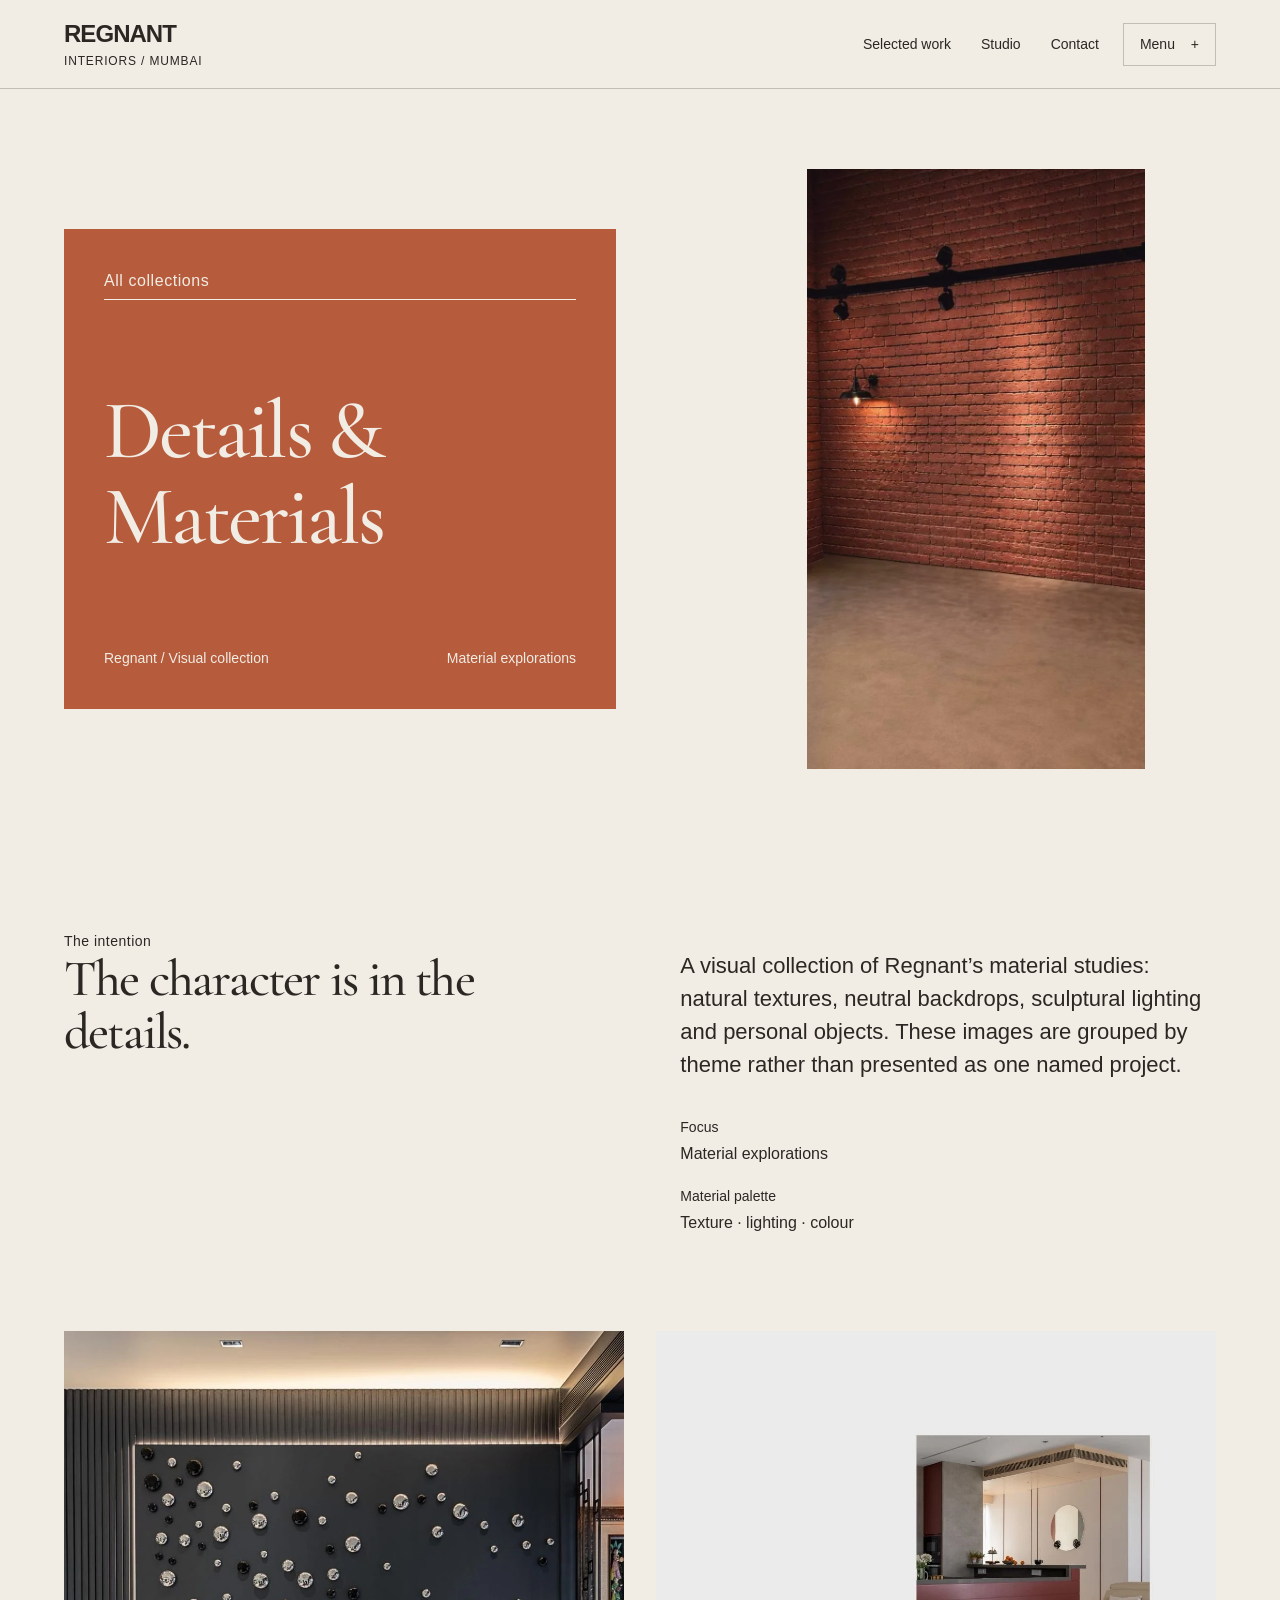
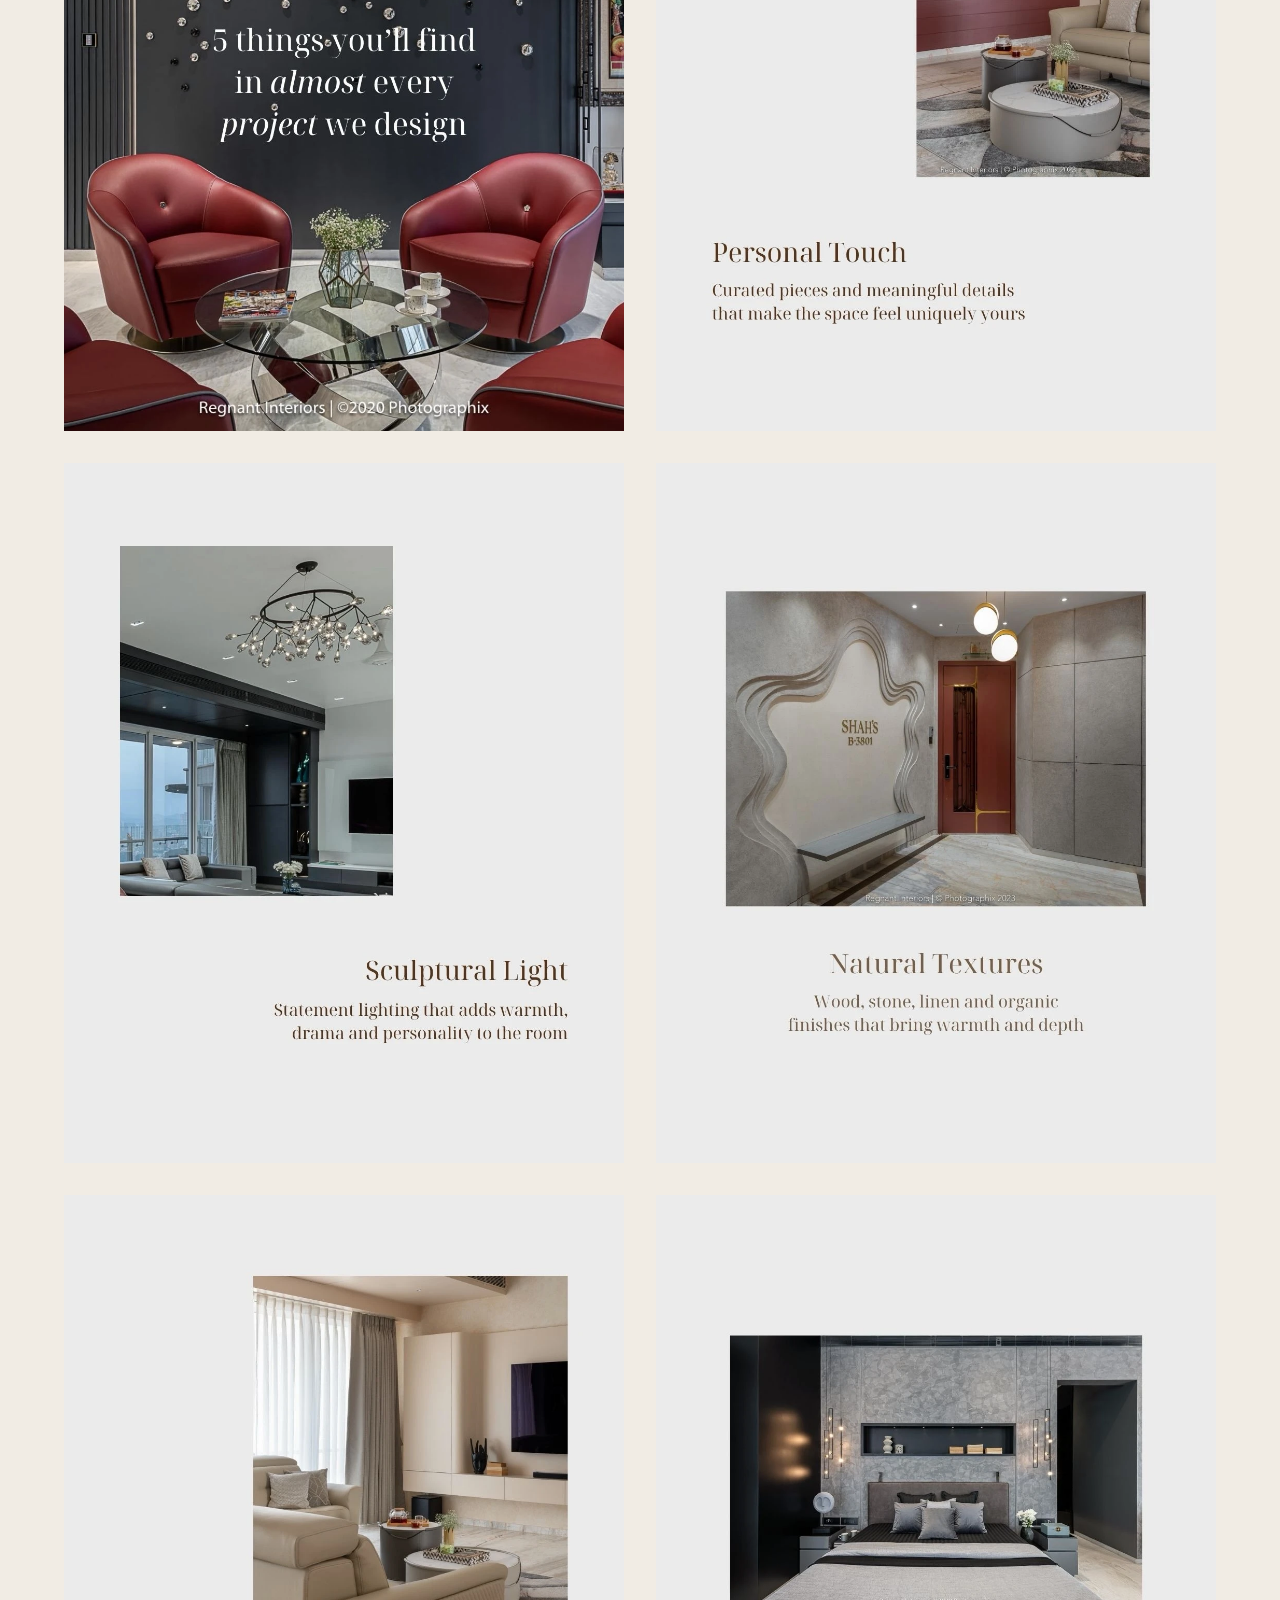
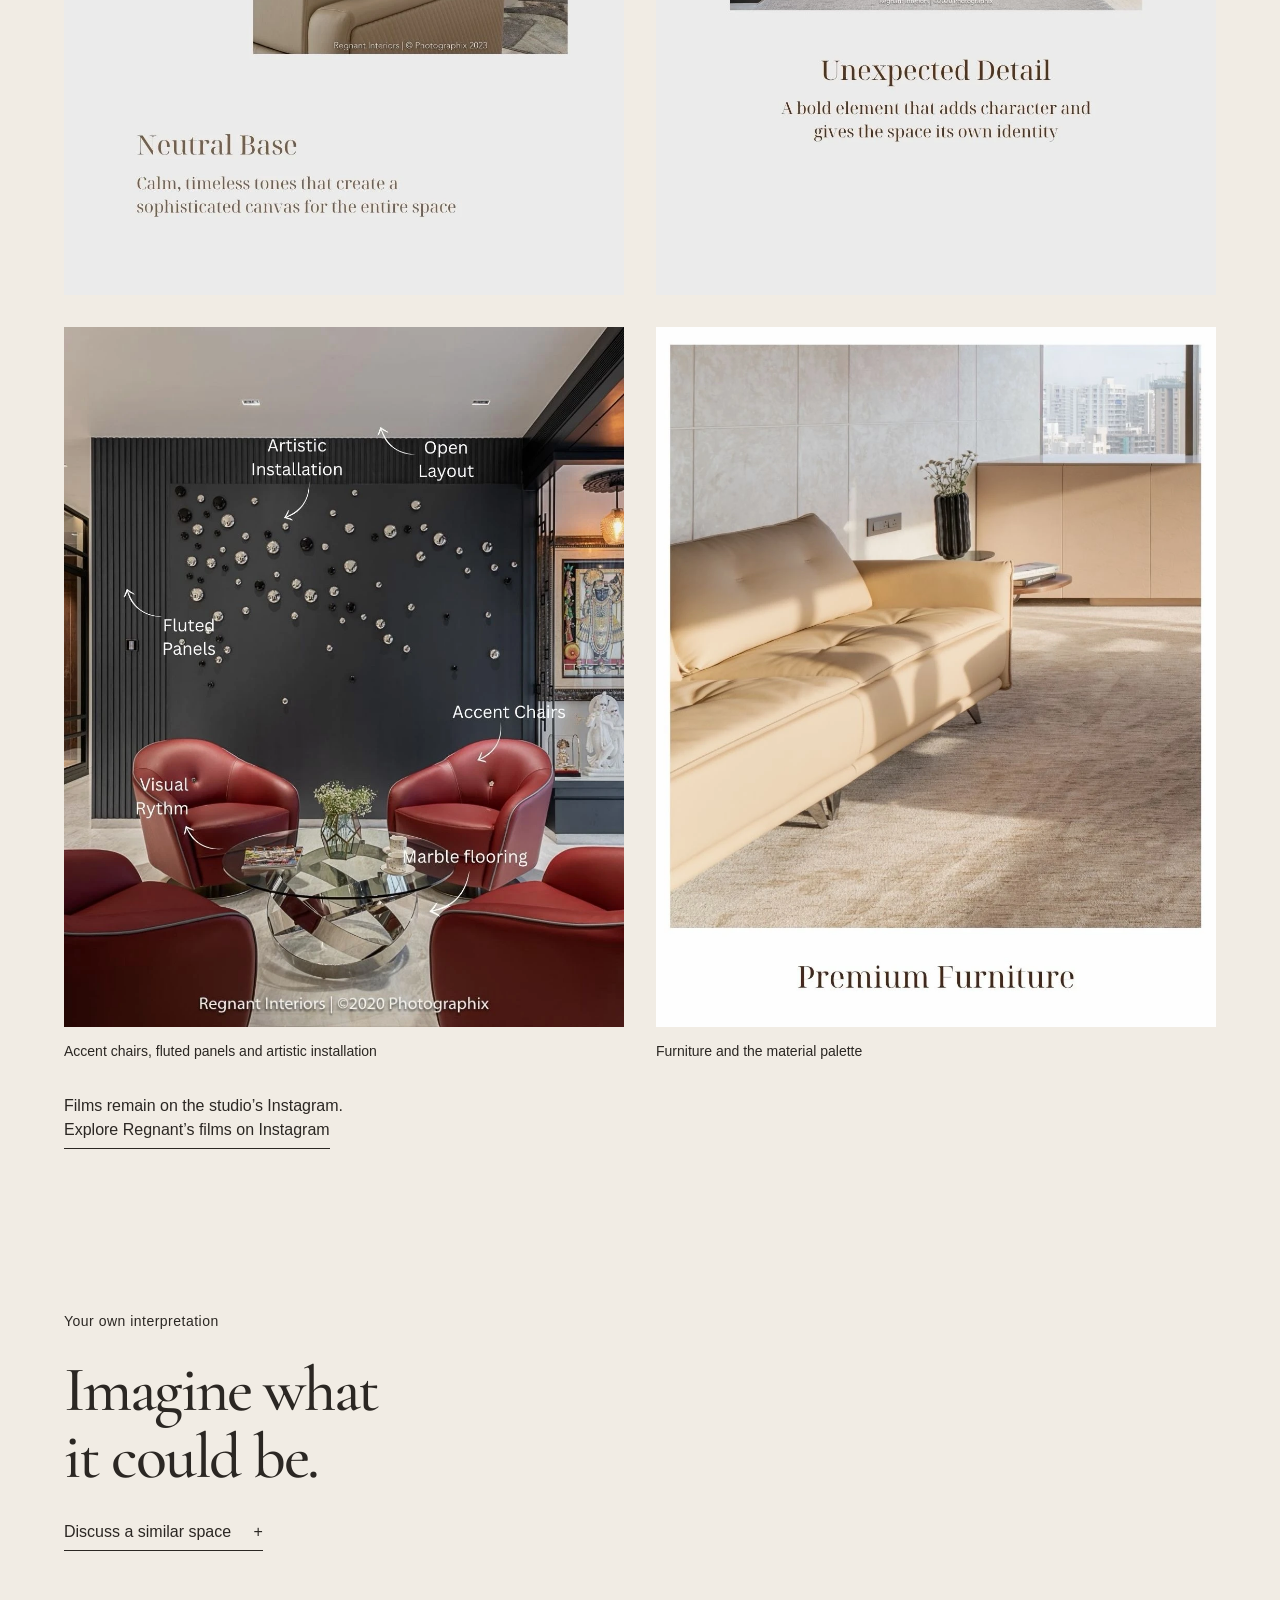
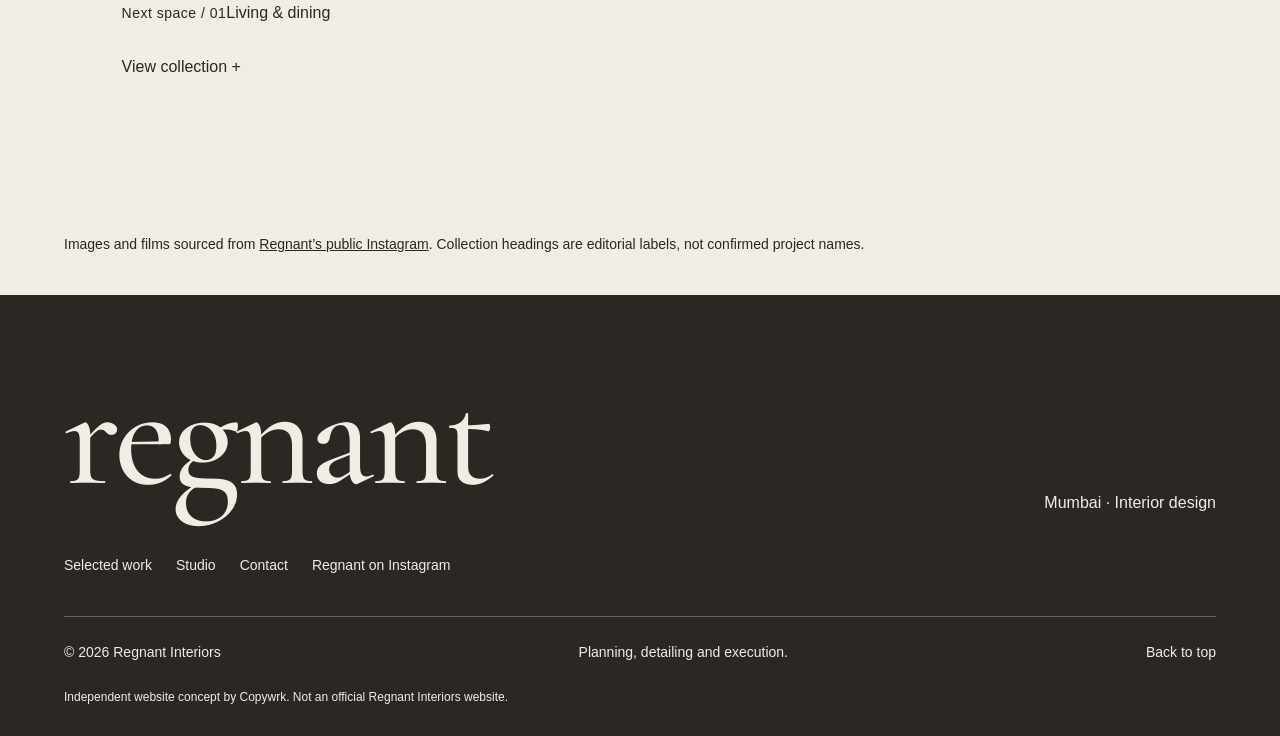
<file: projects/materials-finishes/index.html>
<!DOCTYPE html>

<html lang="en"><head><meta charset="utf-8"/><meta content="width=device-width,initial-scale=1" name="viewport"/><meta content="#eeeae3" name="theme-color"/><meta content="Details &amp; Materials: an interior design collection by Regnant Interiors, Mumbai." name="description"/><title>Details &amp; Materials — Regnant Interiors</title><link href="/favicon.svg" rel="icon"/><link href="/style.css" rel="stylesheet"/><script>try{if(sessionStorage.getItem("regnant-intro"))document.documentElement.classList.add("skip-loader")}catch(e){}</script><link href="https://fonts.googleapis.com" rel="preconnect"/><link crossorigin="" href="https://fonts.gstatic.com" rel="preconnect"/><link href="https://fonts.googleapis.com/css2?family=Cormorant+Garamond:wght@400;500;600&amp;display=swap" rel="stylesheet"/></head>
<body class="case-page"><a class="skip" href="#top">Skip to content</a><header><a aria-label="Regnant Interiors home" class="brand" href="/">REGNANT<span>INTERIORS / MUMBAI</span></a><nav aria-label="Primary" class="desktop-nav"><a href="/projects/">Selected work</a><a href="/studio/">Studio</a><a href="/contact/">Contact</a></nav><button aria-controls="menu" aria-expanded="false" class="menu-toggle">Menu <span class="menu-symbol">+</span></button></header><nav aria-label="Main navigation" class="menu" hidden="" id="menu"><div class="menu-inner"><a href="/">Home</a><a href="/projects/">Selected work</a><a href="/studio/">Studio</a><a href="/contact/">Let’s talk</a><p>Plan clearly. Build with confidence.</p></div></nav><main id="top"><div class="case-opening"><section class="case-intro"><a class="eyebrow text-link" href="/projects/">All collections</a><h1>Details &amp; Materials</h1><div class="case-meta"><span>Regnant / Visual collection</span><span>Material explorations</span></div></section><figure class="case-hero image-reveal"><img alt="Exposed brick wall with warm spot lighting and concrete flooring" fetchpriority="high" height="1280" src="/assets/regnant-brick-cover.webp" width="720"/></figure></div><section class="case-description"><div><span class="eyebrow">The intention</span><h2 class="reveal">The character is in the details.</h2></div><div class="reveal"><p class="lead">A visual collection of Regnant’s material studies: natural textures, neutral backdrops, sculptural lighting and personal objects. These images are grouped by theme rather than presented as one named project.</p><dl><div><dt>Focus</dt><dd>Material explorations</dd></div><div><dt>Material palette</dt><dd>Texture · lighting · colour</dd></div></dl></div></section><figure class="case-detail supplied-gallery"><figure><img alt="Regnant Interiors Instagram image" height="1350" loading="lazy" src="/assets/regnant-0.webp" width="1080"/></figure><figure><img alt="Regnant Interiors Instagram image" height="1350" loading="lazy" src="/assets/regnant-2.webp" width="1080"/></figure><figure><img alt="Regnant Interiors Instagram image" height="1350" loading="lazy" src="/assets/regnant-3.webp" width="1080"/></figure><figure><img alt="Regnant Interiors Instagram image" height="1350" loading="lazy" src="/assets/regnant-10.webp" width="1080"/></figure><figure><img alt="Regnant Interiors Instagram image" height="1350" loading="lazy" src="/assets/regnant-11.webp" width="1080"/></figure><figure><img alt="Regnant Interiors Instagram image" height="1350" loading="lazy" src="/assets/regnant-12.webp" width="1080"/></figure><figure><img alt="Accent chairs, fluted panels and artistic installation" height="1350" loading="lazy" src="/assets/regnant-extra-0.webp" width="1080"/><figcaption>Accent chairs, fluted panels and artistic installation</figcaption></figure><figure><img alt="Furniture and the material palette" height="1350" loading="lazy" src="/assets/regnant-extra-1.webp" width="1080"/><figcaption>Furniture and the material palette</figcaption></figure><div class="instagram-films"><p>Films remain on the studio’s Instagram.</p><a class="text-link" href="https://www.instagram.com/regnant_interiors/" rel="noopener" target="_blank">Explore Regnant’s films on Instagram</a></div></figure><section class="case-end"><div><span class="eyebrow">Your own interpretation</span><h2 class="reveal">Imagine what<br/>it could <span class="type-accent">be.</span></h2><a class="text-link" href="/contact/?project=materials-finishes">Discuss a similar space <span>+</span></a></div><a class="next-project" href="/projects/living-dining/"><span class="eyebrow">Next space / 01</span><span>Living &amp; dining</span><span class="next-line">View collection +</span></a></section><p class="media-credit">Images and films sourced from <a href="https://www.instagram.com/regnant_interiors/" rel="noopener" target="_blank">Regnant’s public Instagram</a>. Collection headings are editorial labels, not confirmed project names.</p></main><footer><div><a class="footer-brand" href="/">regnant</a><span>Mumbai · Interior design</span></div><nav aria-label="Footer navigation" class="footer-nav"><a href="/projects/">Selected work</a><a href="/studio/">Studio</a><a href="/contact/">Contact</a><a href="https://www.instagram.com/regnant_interiors/" rel="noopener" target="_blank">Regnant on Instagram</a></nav><div class="footer-bottom"><span>© 2026 Regnant Interiors</span><span>Planning, detailing and execution.</span><a href="#top">Back to top</a></div><p class="demo-credit">Independent website concept by Copywrk. Not an official Regnant Interiors website.</p></footer><script src="/script.js"></script></body></html>
</file>
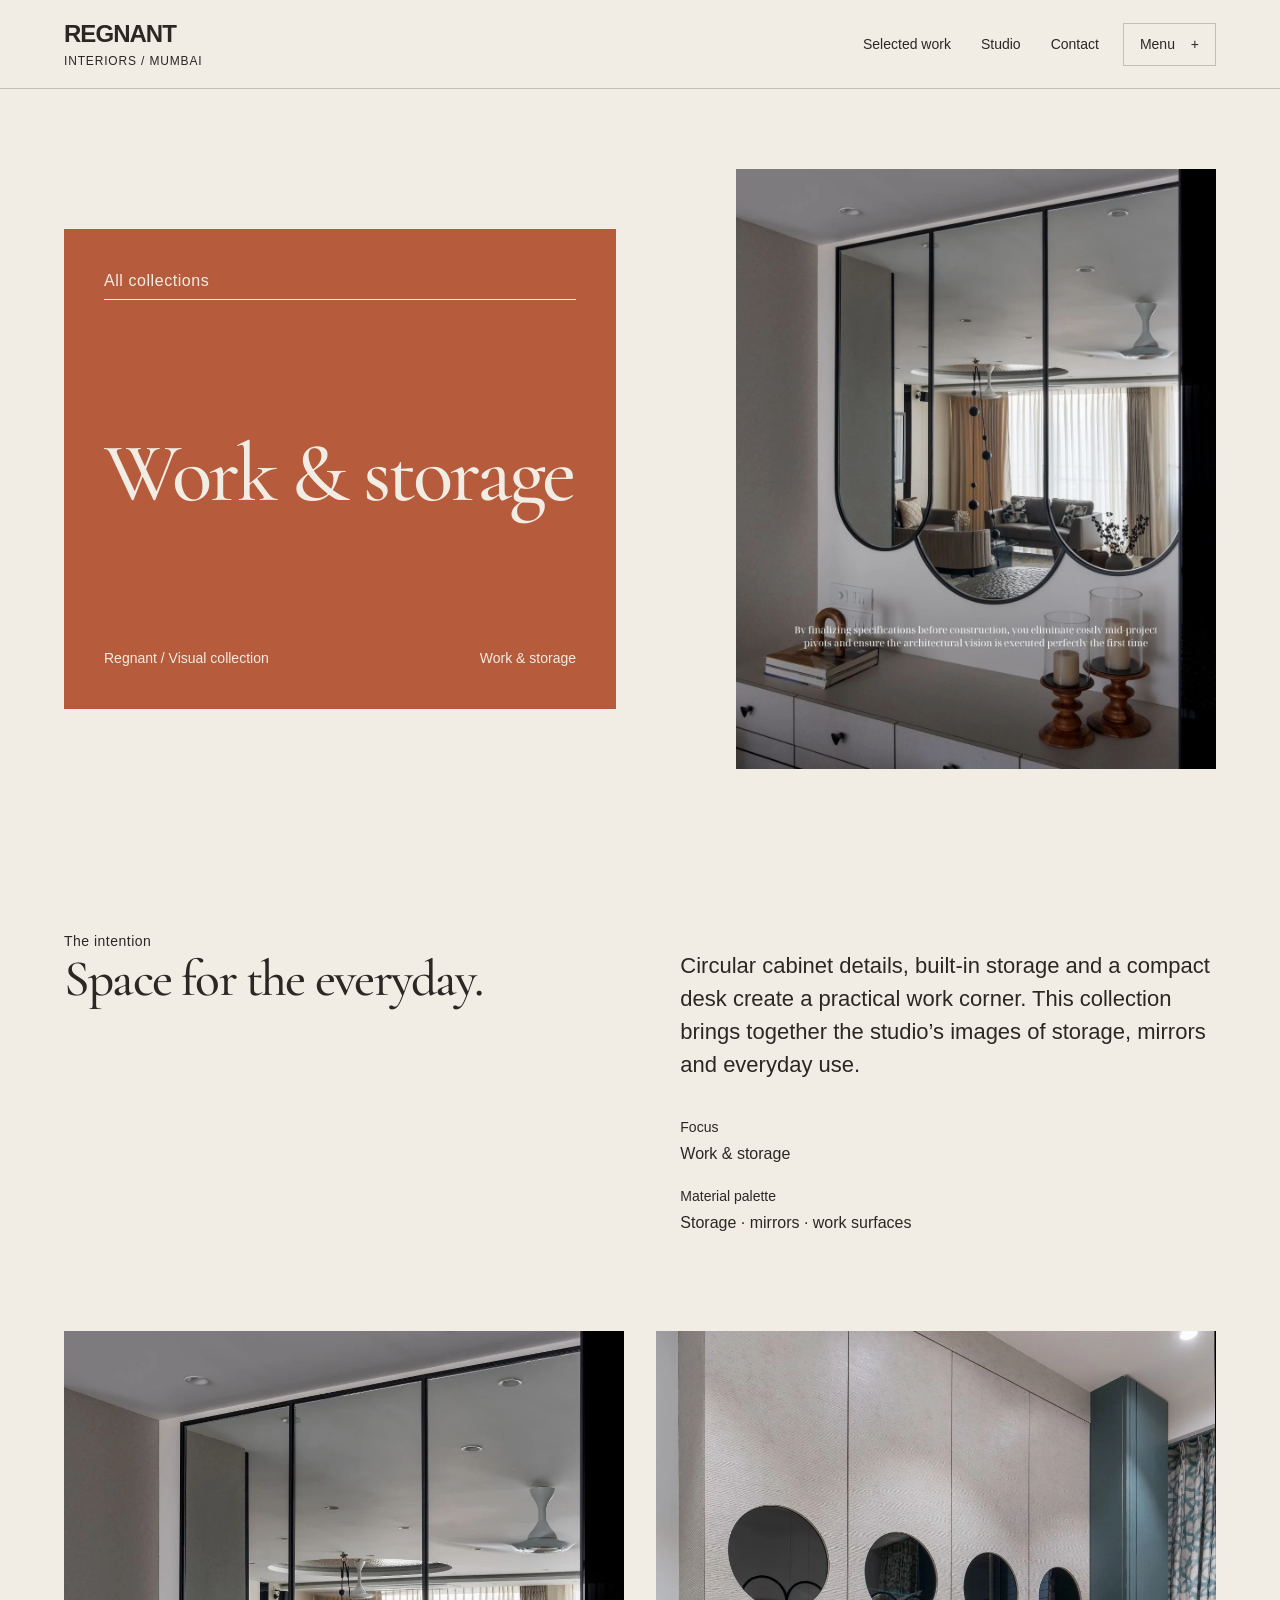
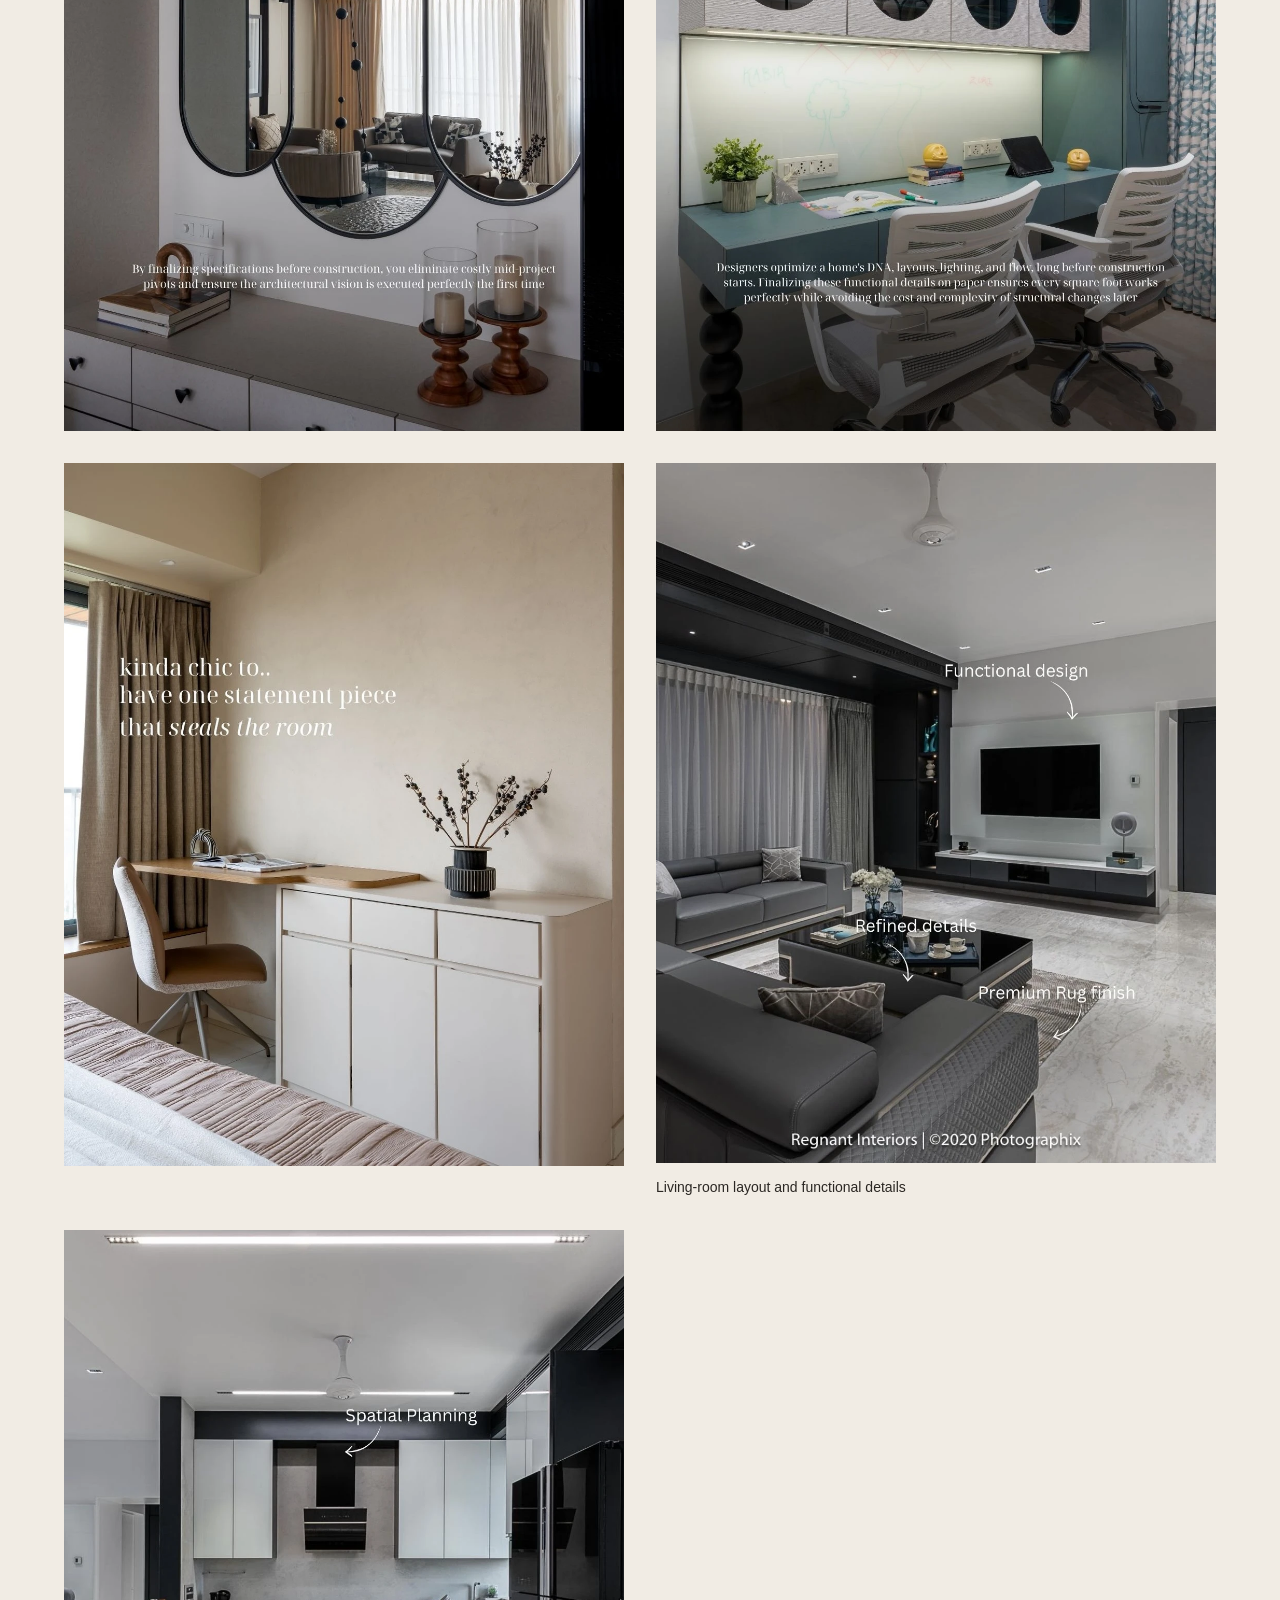
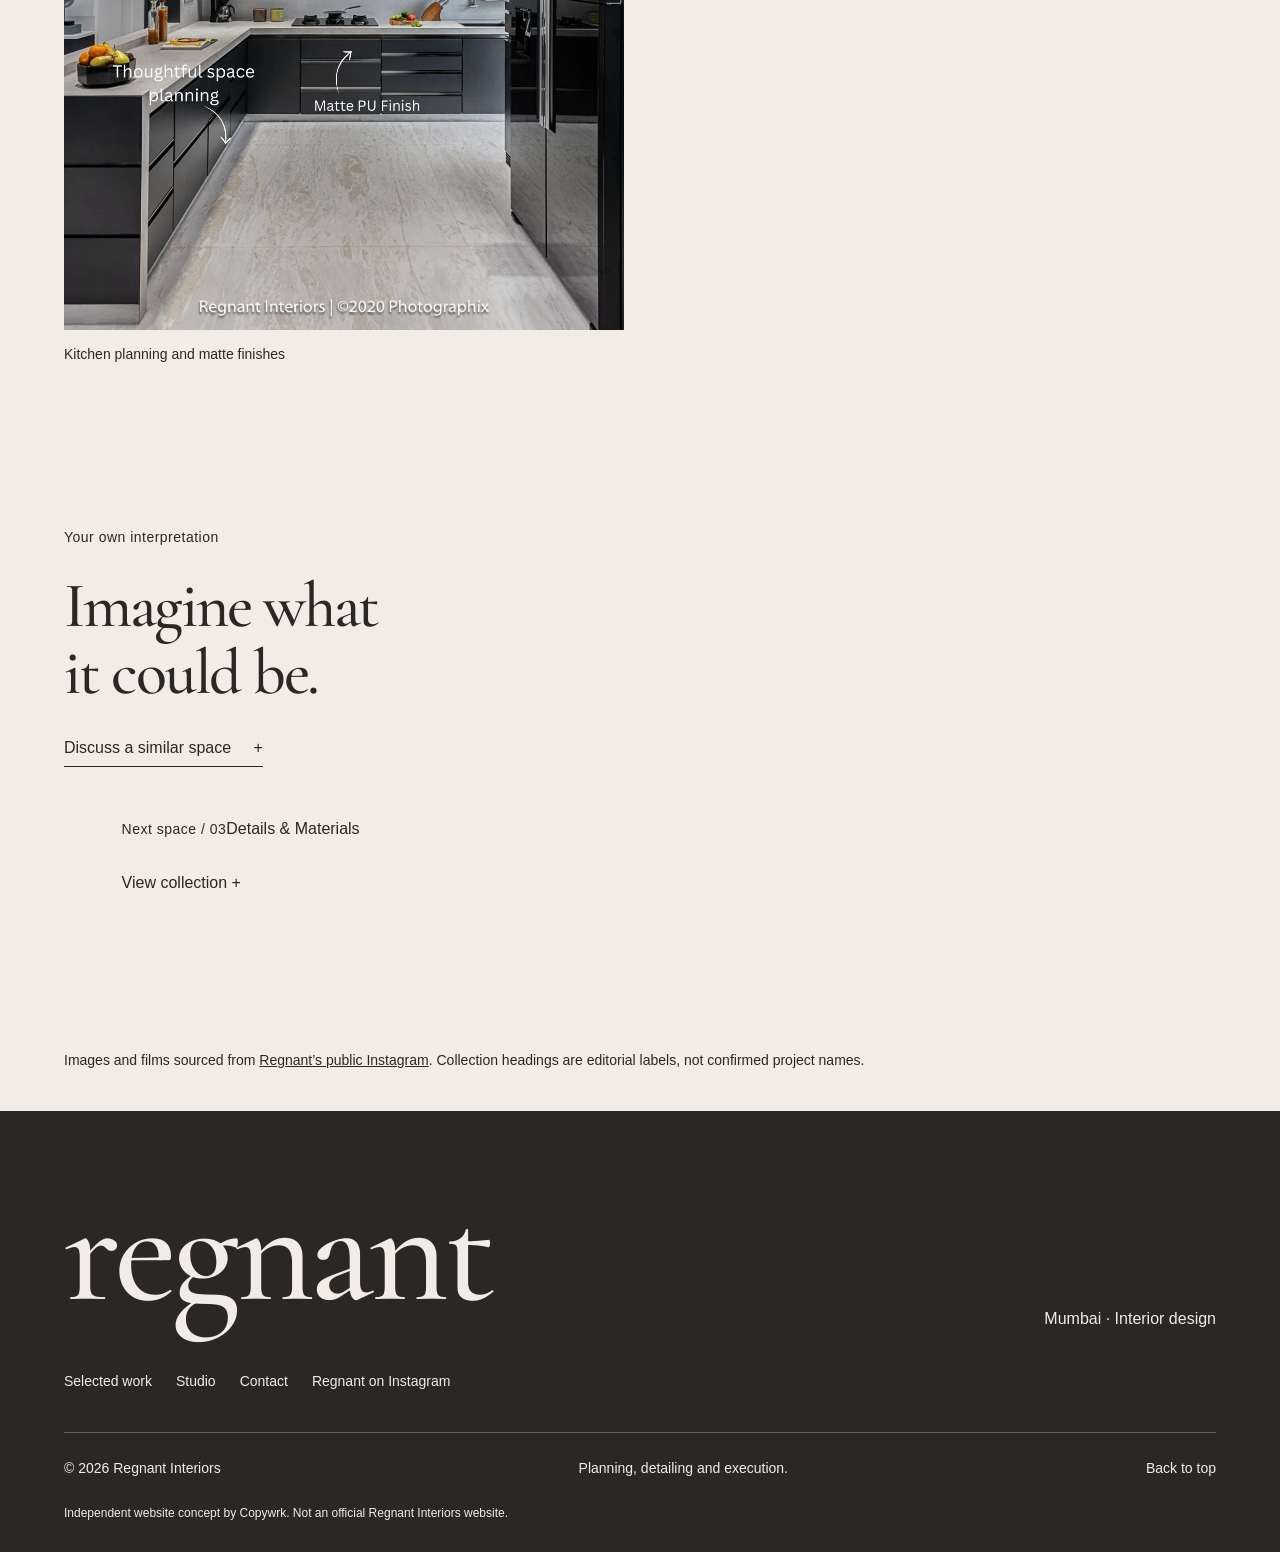
<file: projects/work-storage/index.html>
<!DOCTYPE html>

<html lang="en"><head><meta charset="utf-8"/><meta content="width=device-width,initial-scale=1" name="viewport"/><meta content="#eeeae3" name="theme-color"/><meta content="Work &amp; storage: an interior design collection by Regnant Interiors, Mumbai." name="description"/><title>Work &amp; storage — Regnant Interiors</title><link href="/favicon.svg" rel="icon"/><link href="/style.css" rel="stylesheet"/><script>try{if(sessionStorage.getItem("regnant-intro"))document.documentElement.classList.add("skip-loader")}catch(e){}</script><link href="https://fonts.googleapis.com" rel="preconnect"/><link crossorigin="" href="https://fonts.gstatic.com" rel="preconnect"/><link href="https://fonts.googleapis.com/css2?family=Cormorant+Garamond:wght@400;500;600&amp;display=swap" rel="stylesheet"/></head>
<body class="case-page"><a class="skip" href="#top">Skip to content</a><header><a aria-label="Regnant Interiors home" class="brand" href="/">REGNANT<span>INTERIORS / MUMBAI</span></a><nav aria-label="Primary" class="desktop-nav"><a href="/projects/">Selected work</a><a href="/studio/">Studio</a><a href="/contact/">Contact</a></nav><button aria-controls="menu" aria-expanded="false" class="menu-toggle">Menu <span class="menu-symbol">+</span></button></header><nav aria-label="Main navigation" class="menu" hidden="" id="menu"><div class="menu-inner"><a href="/">Home</a><a href="/projects/">Selected work</a><a href="/studio/">Studio</a><a href="/contact/">Let’s talk</a><p>Plan clearly. Build with confidence.</p></div></nav><main id="top"><div class="case-opening"><section class="case-intro"><a class="eyebrow text-link" href="/projects/">All collections</a><h1>Work &amp; storage</h1><div class="case-meta"><span>Regnant / Visual collection</span><span>Work &amp; storage</span></div></section><figure class="case-hero image-reveal"><img alt="Work desk with overhead storage and circular cabinet details" fetchpriority="high" height="1350" src="/assets/regnant-7.webp" width="1080"/></figure></div><section class="case-description"><div><span class="eyebrow">The intention</span><h2 class="reveal">Space for the everyday.</h2></div><div class="reveal"><p class="lead">Circular cabinet details, built-in storage and a compact desk create a practical work corner. This collection brings together the studio’s images of storage, mirrors and everyday use.</p><dl><div><dt>Focus</dt><dd>Work &amp; storage</dd></div><div><dt>Material palette</dt><dd>Storage · mirrors · work surfaces</dd></div></dl></div></section><figure class="case-detail supplied-gallery"><figure><img alt="Regnant Interiors Instagram image" height="1350" loading="lazy" src="/assets/regnant-7.webp" width="1080"/></figure><figure><img alt="Regnant Interiors Instagram image" height="1350" loading="lazy" src="/assets/regnant-8.webp" width="1080"/></figure><figure><img alt="Regnant Interiors Instagram image" height="1356" loading="lazy" src="/assets/regnant-9.webp" width="1080"/></figure><figure><img alt="Living-room layout and functional details" height="1350" loading="lazy" src="/assets/regnant-extra-3.webp" width="1080"/><figcaption>Living-room layout and functional details</figcaption></figure><figure><img alt="Kitchen planning and matte finishes" height="1350" loading="lazy" src="/assets/regnant-extra-4.webp" width="1080"/><figcaption>Kitchen planning and matte finishes</figcaption></figure></figure><section class="case-end"><div><span class="eyebrow">Your own interpretation</span><h2 class="reveal">Imagine what<br/>it could <span class="type-accent">be.</span></h2><a class="text-link" href="/contact/?project=work-storage">Discuss a similar space <span>+</span></a></div><a class="next-project" href="/projects/materials-finishes/"><span class="eyebrow">Next space / 03</span><span>Details &amp; Materials</span><span class="next-line">View collection +</span></a></section><p class="media-credit">Images and films sourced from <a href="https://www.instagram.com/regnant_interiors/" rel="noopener" target="_blank">Regnant’s public Instagram</a>. Collection headings are editorial labels, not confirmed project names.</p></main><footer><div><a class="footer-brand" href="/">regnant</a><span>Mumbai · Interior design</span></div><nav aria-label="Footer navigation" class="footer-nav"><a href="/projects/">Selected work</a><a href="/studio/">Studio</a><a href="/contact/">Contact</a><a href="https://www.instagram.com/regnant_interiors/" rel="noopener" target="_blank">Regnant on Instagram</a></nav><div class="footer-bottom"><span>© 2026 Regnant Interiors</span><span>Planning, detailing and execution.</span><a href="#top">Back to top</a></div><p class="demo-credit">Independent website concept by Copywrk. Not an official Regnant Interiors website.</p></footer><script src="/script.js"></script></body></html>
</file>
<file: style.css>
:root{--paper:#f1ece4;--ink:#2b2723;--accent:#b65c3c;--line:rgb(43 39 35 / .24);--space:80px;--gutter:clamp(20px,5vw,80px)}*{box-sizing:border-box}html{scroll-behavior:smooth;scroll-padding-top:110px}body{margin:0;background:var(--paper);color:var(--ink);font-family:Arial,Helvetica,sans-serif;font-size:16px;line-height:1.5}body.locked{overflow:hidden}a{color:inherit;text-decoration:none}button,input,textarea,select{font:inherit;color:inherit}button,a,input,textarea,select,summary{-webkit-tap-highlight-color:transparent}a:focus-visible,button:focus-visible,input:focus-visible,textarea:focus-visible,select:focus-visible,summary:focus-visible{outline:3px solid var(--accent);outline-offset:5px}img,video{display:block;max-width:100%}figure,p{margin:0}p+p{margin-top:20px}h1,h2,h3{font-weight:400;line-height:1.02;letter-spacing:-.05em;margin:0}h1{font-size:clamp(54px,9vw,144px)}h2{font-size:clamp(38px,6vw,92px)}.type-accent{font-style:normal}.eyebrow{font-size:14px;letter-spacing:.035em}.skip{position:fixed;top:-100px;left:20px;background:var(--paper);padding:12px;z-index:100}.skip:focus{top:10px}header{display:flex;align-items:center;gap:24px;padding:20px 4%;position:relative;background:var(--paper);z-index:40;border-bottom:1px solid var(--line)}.brand{font-size:24px;font-weight:600;line-height:1.2;letter-spacing:-.04em}.brand span{display:block;font-size:12px;font-weight:400;letter-spacing:.07em;margin-top:5px}.desktop-nav{display:flex;gap:30px;margin-left:auto;font-size:14px}.desktop-nav a[aria-current],.footer-nav a[aria-current]{text-decoration:underline;text-underline-offset:6px}.menu-toggle{background:transparent;border:1px solid var(--line);padding:10px 16px;cursor:pointer;font-size:14px}.menu-symbol{margin-left:12px}.menu{position:fixed;inset:0;z-index:30;background:var(--accent);color:var(--ink);overflow:auto;padding:140px 6% 40px}.menu[hidden]{display:none}.menu-inner{display:grid;gap:16px}.menu a{font-size:clamp(38px,7vw,90px);line-height:1.1;letter-spacing:-.04em}.menu p{margin-top:30px}.intro{position:relative;min-height:calc(100svh - 93px);background:var(--accent);color:var(--paper);overflow:hidden}.hero-pair{position:absolute;inset:0 0 0 45%;background:var(--paper);display:grid;grid-template-columns:1fr 1fr;gap:8px}.hero-pair img{width:100%;height:100%;object-fit:contain;object-position:center}.hero-copy{position:relative;z-index:1;min-height:calc(100svh - 93px);display:flex;flex-direction:column;justify-content:end;padding:7% 4% 5%;gap:24px;width:45%}.hero-copy h1{max-width:850px;font-size:clamp(54px,7.5vw,120px)}.intro-bottom{display:block}.intro-bottom .text-link{margin-top:24px}.hero-meta{display:none}.text-link{display:inline-block;font-size:16px;border-bottom:1px solid currentColor;padding-bottom:6px}.text-link span{margin-left:18px}.projects{padding:90px 4% 0}.project-directory{margin-bottom:60px}.directory-heading,.section-heading{display:flex;justify-content:space-between;gap:24px;margin-bottom:36px;font-size:14px}.project-directory nav a{display:grid;grid-template-columns:50px 1fr auto;align-items:center;gap:20px;border-top:1px solid var(--line);padding:22px 0}.project-directory nav a:last-child{border-bottom:1px solid var(--line)}.directory-title{font-size:clamp(24px,4vw,58px);line-height:1.15;letter-spacing:-.04em}.directory-type,.directory-number{font-size:14px}.project{margin:0 0 64px}.project-open{display:grid;grid-template-columns:1.2fr 1fr;background:var(--paper);transition:background .25s}.project-open:hover{background:var(--paper)}.project img{width:100%;height:600px;object-fit:contain;background:var(--paper)}.project-caption{display:flex;flex-direction:column;justify-content:end;padding:40px;gap:30px}.project-caption h2{font-size:clamp(38px,5vw,76px)}.project-caption p{font-size:16px;max-width:300px}.explore{display:inline-block;font-size:14px;margin-top:24px;border-bottom:1px solid currentColor;padding-bottom:4px}.project-top,.project-shade{display:none}.studio,.contact,.questions,.approach{padding:90px 5%;border-top:1px solid var(--line)}.studio-copy{display:grid;grid-template-columns:1fr 1fr;gap:8%;margin-top:48px}.studio-copy>p{font-size:clamp(22px,2.5vw,36px);line-height:1.3}.studio-copy .text-link{margin-top:30px}.page-intro{padding:70px 5%}.page-intro h1{margin:25px 0 40px}.page-intro-bottom{display:flex;justify-content:space-between;gap:30px}.page-intro-bottom p{max-width:600px;font-size:22px}.page-intro-bottom>span{font-size:14px}.simple-cta{padding:80px 5%;background:var(--accent);color:var(--paper)}.simple-cta a{margin-top:35px}.case-opening{display:grid;grid-template-columns:1fr 1fr;min-height:calc(100svh - 93px)}.case-intro{background:var(--accent);color:var(--ink);padding:40px;display:flex;flex-direction:column;justify-content:space-between;gap:40px}.case-intro h1{font-size:clamp(50px,6.5vw,110px)}.case-meta{display:flex;justify-content:space-between;gap:20px;font-size:14px}.case-hero{margin:0;display:flex;align-items:center;justify-content:center;background:var(--paper)}.case-hero img{width:100%;height:calc(100svh - 93px);object-fit:contain}.case-description{padding:90px 5%;display:grid;grid-template-columns:1fr 1fr;gap:7%}.case-description .lead{font-size:22px}.case-description h2{font-size:clamp(36px,4vw,64px)}.case-description p{max-width:600px;margin-top:20px}.case-description dl{margin-top:36px}.case-description dt{font-size:14px;margin-top:20px}.case-description dd{margin:4px 0 0}.supplied-gallery{display:grid;grid-template-columns:1fr 1fr;gap:40px;padding:0 5% 80px;align-items:start}.supplied-gallery img,.supplied-gallery video{width:100%;height:auto;object-fit:contain;background:var(--paper)}.supplied-gallery video{max-height:75svh}.supplied-gallery figcaption{font-size:14px;margin-top:14px}.case-end{padding:60px 5% 90px}.case-end h2{margin:24px 0 30px}.next-project{background:var(--paper);display:block;padding:50px 5%}.next-line{display:flex;justify-content:space-between;gap:30px;margin-top:30px}.next-project h2{font-size:clamp(32px,5vw,68px)}.contact-page{border:0}.contact-layout,.questions-layout{display:grid;grid-template-columns:1fr 1fr;gap:7%}.contact-layout>div>p{margin:30px 0}.form-row{display:grid;grid-template-columns:1fr 1fr;gap:25px}label{display:block;font-size:14px;margin-bottom:25px}input,select,textarea{display:block;width:100%;background:transparent;border:0;border-bottom:1px solid var(--paper);border-radius:0;padding:12px 0;margin-top:5px;font-size:16px;min-height:44px}textarea{resize:vertical}.send{background:var(--ink);color:var(--ink);border:0;padding:16px 25px;cursor:pointer;width:100%}.send:disabled{opacity:.6}.form-note{font-size:14px;margin-top:16px;line-height:1.5}.form-status{margin-top:20px;font-size:16px}.form-status:empty{display:none}.honeypot{position:absolute;left:-10000px}.steps details{border-top:1px solid var(--line);padding:20px 0}.steps summary{cursor:pointer;font-size:20px}.steps p{margin:18px 0 0}.questions-layout h2{font-size:clamp(36px,5vw,74px)}footer{background:var(--ink);color:var(--paper);padding:60px 5% 30px}footer>div:first-child{display:flex;justify-content:space-between;align-items:end;gap:20px}.footer-brand{font-size:clamp(50px,12vw,180px);line-height:1;letter-spacing:-.07em}.footer-nav{display:flex;flex-wrap:wrap;gap:24px;margin-top:40px;font-size:14px}.footer-bottom{display:flex;justify-content:space-between;gap:20px;border-top:1px solid var(--ink);padding-top:25px;margin-top:40px;font-size:14px}.demo-credit{font-size:12px;margin-top:25px;color:var(--ink)}.reveal{transition:opacity .7s}.js .reveal{opacity:0;transform:none}.js .reveal.visible{opacity:1;transform:none}
@media(max-width:700px){header{padding:16px 5%}.brand{font-size:21px}.desktop-nav{display:none}.menu-toggle{margin-left:auto}.intro{min-height:0}.hero-pair{position:relative;inset:auto;height:50svh}.hero-copy{min-height:0;width:100%}.hero-pair img{object-position:center}.hero-copy{padding:48px 5% 30px}.hero-copy h1{font-size:clamp(54px,15vw,90px)}.intro-bottom{display:block}.intro-bottom .text-link{margin-top:24px}.projects{padding:55px 5% 0}.directory-heading{display:block}.directory-heading span{display:block;margin-top:8px}.project-directory nav a{grid-template-columns:28px 1fr;gap:10px}.directory-type{grid-column:2;margin-top:4px}.directory-title{font-size:30px}.project-open{display:block}.project img{height:auto;max-height:none;object-fit:contain}.project-caption{padding:28px 24px;gap:18px}.project-caption h2{font-size:43px}.project{margin-bottom:35px}.studio,.contact,.questions{padding:55px 5%}.section-heading span:last-child{display:none}.studio-copy,.contact-layout,.questions-layout{grid-template-columns:1fr;gap:35px}.studio-copy{margin-top:30px}.form-row{gap:18px}.page-intro{padding:50px 5%}.page-intro-bottom{display:block}.page-intro-bottom>span{display:block;margin-top:24px}.case-opening{display:block}.case-intro{padding:30px 5%;min-height:340px}.case-intro h1{font-size:60px}.case-hero img{height:auto;max-height:none}.case-meta{display:block}.case-meta span{display:block}.case-description{display:block;padding:50px 5%}.case-description>div+div{margin-top:30px}.supplied-gallery{grid-template-columns:1fr;gap:30px;padding-bottom:50px}.next-line{display:block}.next-line .explore{margin-top:20px}.footer-bottom{flex-wrap:wrap}footer>div:first-child{display:block}footer>div:first-child>span{display:block;margin-top:20px}.footer-nav{gap:18px}.menu{padding-top:120px}.simple-cta,.case-end{padding:50px 5%}}
@media(prefers-reduced-motion:reduce){html{scroll-behavior:auto}.reveal{transition:none}.js .reveal{opacity:1;transform:none}}

.execution-story{padding:85px 5%;border-bottom:1px solid var(--line)}.execution-copy{display:grid;grid-template-columns:1fr 1fr;gap:8%;margin:35px 0}.execution-copy p{max-width:650px;font-size:20px}.execution-copy .text-link{align-self:end;justify-self:start}.execution-pair{display:grid;grid-template-columns:1fr 1fr;gap:25px}.execution-pair img{width:100%;height:650px;object-fit:contain;background:var(--paper)}.execution-pair figcaption{font-size:14px;margin-top:15px}.media-credit{padding:25px 5% 40px;font-size:14px;max-width:1000px}.media-credit a{text-decoration:underline}.direct-brief h3{font-size:32px;margin-bottom:25px}.direct-brief .text-link{margin-top:25px}@media(max-width:700px){.execution-story{padding:50px 5%}.execution-copy,.execution-pair{grid-template-columns:1fr;gap:25px}.execution-pair img{height:auto}.execution-copy p{font-size:18px}}

/* A single grid, three pigments and one editorial typeface. */
h1,h2,h3,.directory-title,.footer-brand{font-family:'Cormorant Garamond',Georgia,serif;font-weight:500;letter-spacing:-.035em;line-height:1.04}h1{font-size:clamp(52px,6.7vw,112px)}h2{font-size:clamp(38px,5vw,76px)}header,footer,.page-intro,.studio,.contact,.case-end,.case-description,.simple-cta,.execution-story,.projects,.supplied-gallery,.media-credit{padding-left:var(--gutter);padding-right:var(--gutter)}.studio,.contact,.case-description,.execution-story,.simple-cta,.case-end,.page-intro{padding-top:var(--space);padding-bottom:var(--space)}.projects{padding-top:var(--space)}.supplied-gallery{gap:32px}.intro{background:var(--paper);color:var(--ink);display:grid;grid-template-columns:1fr minmax(0,520px);gap:48px;align-items:center;padding:var(--space) var(--gutter);min-height:0}.hero-copy{padding:0;min-height:0;width:auto;gap:30px}.hero-copy h1{font-size:clamp(52px,6.7vw,112px)}.hero-copy .eyebrow{color:var(--accent)}.intro-bottom p{max-width:340px}.comparison{width:100%;max-width:520px;justify-self:end}.comparison-image{position:relative;aspect-ratio:4/5;overflow:hidden;cursor:col-resize;touch-action:pan-y;background:var(--paper)}.comparison-image>img{position:absolute;inset:0;width:100%;height:100%;object-fit:cover;user-select:none;pointer-events:none}.comparison-overlay{clip-path:inset(0 calc(100% - var(--split)) 0 0)}.comparison-line{position:absolute;left:var(--split);top:0;bottom:0;width:2px;background:var(--paper);pointer-events:none}.comparison-line>span{position:absolute;top:50%;left:50%;transform:translate(-50%,-50%);width:44px;height:44px;border-radius:50%;display:grid;place-items:center;background:var(--paper);color:var(--ink);border:1px solid var(--ink);font-size:23px}.comparison-label{position:absolute;top:16px;background:var(--paper);color:var(--ink);padding:6px 10px;font-size:14px;pointer-events:none}.site-label{left:16px}.interior-label{right:16px}.comparison-control{font-size:14px;margin:18px 0 10px}.comparison-control input{min-height:44px;padding:0;border:0;accent-color:var(--accent);cursor:ew-resize}.comparison figcaption{font-size:13px;line-height:1.5}.project-directory nav a{grid-template-columns:32px minmax(0,1fr) 112px 150px;gap:24px;padding:22px 0;min-height:184px}.directory-title-wrap{display:block;min-width:0}.directory-title{font-size:clamp(26px,3.8vw,58px);display:block}.index-preview{display:block;aspect-ratio:4/5;overflow:hidden;width:112px;background:var(--paper)}.index-preview-image{width:100%;height:100%;object-fit:cover}.project-directory nav a:hover,.project-directory nav a:focus-visible{color:var(--accent);background:rgb(182 92 60 / .05)}.project-directory nav a{transition:none}.project-open{background:var(--paper);display:grid;grid-template-columns:minmax(0,480px) 1fr;gap:48px;align-items:center}.project-open:hover{background:var(--paper)}.project-media{width:100%;aspect-ratio:4/5;overflow:hidden;background:var(--paper)}.project-media img{width:100%;height:100%;object-fit:cover}.desk-crop img{transform:scale(1.42);transform-origin:center top}.project-caption{padding:24px 0}.project-caption h2{font-size:clamp(38px,5vw,72px)}.project{margin-bottom:var(--space)}.case-opening{gap:48px;padding:var(--space) var(--gutter);align-items:center;min-height:0}.case-intro{background:var(--accent);color:var(--paper);min-height:480px}.case-hero{background:var(--paper);width:100%;max-width:480px;justify-self:end;aspect-ratio:4/5;overflow:hidden}.case-hero img{height:100%;width:100%;object-fit:contain}.simple-cta{background:var(--accent);color:var(--paper)}footer{color:var(--paper)}.demo-credit{color:var(--paper)}.reveal{transition:opacity .7s}.js .reveal{transform:none}.js .reveal.visible{transform:none}.execution-copy{gap:48px;margin-bottom:0}.footer-bottom{border-color:rgb(241 236 228 / .3)}
@media(max-width:700px){:root{--space:56px}.intro{grid-template-columns:1fr;gap:36px}.hero-copy{padding:0;width:auto;min-height:0}.hero-copy h1{font-size:clamp(48px,12vw,72px)}.comparison{justify-self:center;max-width:420px}.project-directory nav a{grid-template-columns:24px minmax(0,1fr) 84px;gap:14px;min-height:150px}.index-preview{width:84px;grid-column:3;grid-row:1/3}.directory-title-wrap{grid-column:2;grid-row:1}.directory-title{font-size:30px}.directory-type{grid-column:2;grid-row:2;font-size:13px;margin-top:0}.directory-number{align-self:start;padding-top:8px;grid-row:1/3}.project-open{grid-template-columns:1fr;gap:24px}.project-caption{padding:0}.project-caption h2{font-size:44px}.case-opening{display:grid;grid-template-columns:1fr;padding:var(--space) var(--gutter);gap:32px}.case-intro{min-height:340px}.case-hero{justify-self:center}.case-hero img{height:100%}.execution-copy{gap:24px}.comparison figcaption{font-size:13px}}
@media(prefers-reduced-motion:reduce){.reveal{transition:none}}

/* The native range remains keyboard-accessible over the draggable image handle. */
.comparison-image>input[type=range]{position:absolute;inset:0;margin:0;padding:0;border:0;width:100%;height:100%;opacity:0;cursor:ew-resize;touch-action:pan-y;z-index:3}.comparison-image:focus-within{outline:3px solid var(--accent);outline-offset:5px}.comparison-image:focus-within .comparison-line>span{outline:3px solid var(--accent);outline-offset:3px}.comparison-image>img{object-position:center}.comparison-control{margin-top:18px;font-size:14px;line-height:1.5}

/* Start with the phone layout; expand the comparison rather than the headline. */
.intro{grid-template-columns:minmax(0,1fr);gap:24px;padding:36px var(--gutter) 48px;max-width:1440px;margin-inline:auto;align-items:start}
.hero-copy{gap:18px;min-width:0}
.hero-copy h1{font-size:clamp(42px,11.5vw,68px);line-height:1.04}
.intro-bottom p{max-width:38ch;font-size:16px;line-height:1.55}
.intro-bottom .text-link{margin-top:16px;min-height:44px;display:inline-flex;align-items:center}
.comparison{max-width:640px;justify-self:center;min-width:0}
.comparison-image{aspect-ratio:1088/1344}
.comparison-image>.comparison-overlay{height:109%;object-position:center top}
.comparison-label{top:12px;padding:6px 8px;font-size:12px}
.site-label{left:10px}.interior-label{right:10px}
.comparison-control{margin:12px 0 8px;font-size:14px}
.project-directory nav a{grid-template-columns:24px minmax(0,1fr) 76px;gap:12px}
.index-preview{width:76px}.directory-title{font-size:clamp(24px,7vw,30px)}
@media(min-width:701px){
 .intro{grid-template-columns:minmax(0,.8fr) minmax(0,1.2fr);gap:clamp(24px,3vw,44px);padding-block:48px 64px;align-items:center}
 .hero-copy h1{font-size:clamp(48px,5.7vw,88px)}
 .hero-copy{gap:24px}.comparison{justify-self:end}
 .comparison-label{top:16px;font-size:14px;padding:6px 10px}.site-label{left:16px}.interior-label{right:16px}
 .project-directory nav a{grid-template-columns:32px minmax(0,1fr) 112px 150px;gap:24px}.index-preview{width:112px}.directory-title{font-size:clamp(26px,3.8vw,58px)}
}
@media(max-width:380px){:root{--gutter:16px}.hero-copy h1{font-size:40px}.brand{font-size:19px}.menu-toggle{padding-inline:12px}.directory-type{font-size:12px}}
</file>
